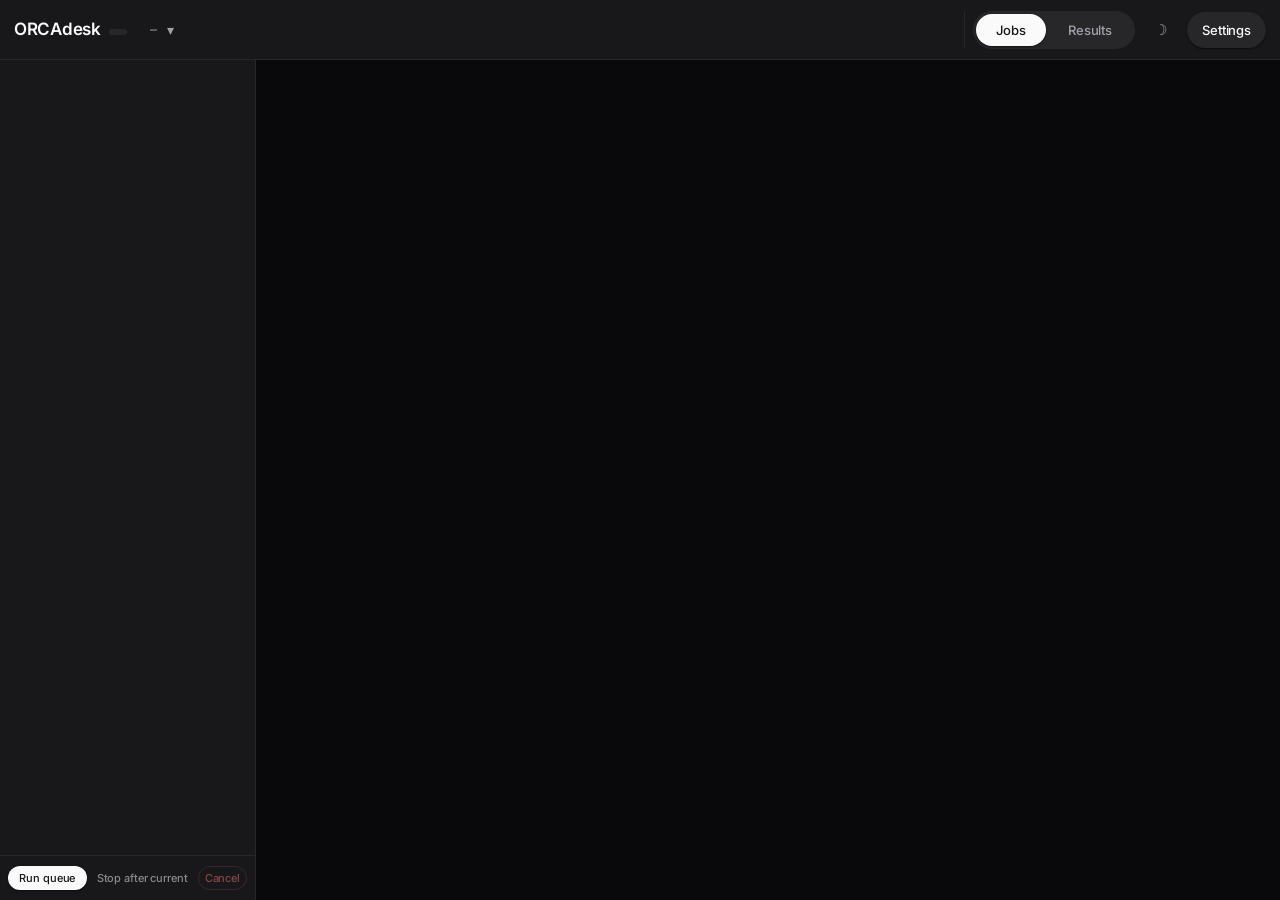
<file: web/next/index.html>
<!DOCTYPE html>
<html lang="en" data-theme="dark">
<head>
<meta charset="UTF-8">
<meta name="viewport" content="width=device-width, initial-scale=1.0">
<title>ORCAdesk</title>
<!-- The design pulls Inter and JetBrains Mono from Google Fonts; this is the
     offline copy of that link, and it has to come first -- see web/fonts/fonts.css. -->
<link rel="stylesheet" href="../fonts/fonts.css">
<script src="qrc:///qtwebchannel/qwebchannel.js"></script>
<link rel="stylesheet" href="app.css">
</head>
<body>
<!--
  ORCAdesk — notebook front-end, the desktop window's only UI.

  Written against the Bridge (orcamgr/gui/bridge.py). The only files it
  borrows from web/ are ../scf_graph.js and ../progress_panels.js, which are
  pure trackers and renderers with no DOM of their own, and the bundled
  ../fonts/ and ../vendor/ (3Dmol, loaded on first use by mvwin.js).

  Markup and stylesheet are the approved design, carried over as-is: the class
  vocabulary here IS the design's, so app.css applies to it verbatim and the
  two can be diffed element for element (tools/uispec.py / uidiff.py).
  See DESIGN.md §17.
-->
<div class="app" data-view="jobs">

  <header class="topbar">
    <div class="brand">
      <h1>ORCAdesk</h1>
      <span class="ver-badge" id="ver"></span>
    </div>

    <button class="studypick" id="ws-pick" type="button" title="Change the workspace folder">
      <span class="path" id="ws-path">—</span>
      <span aria-hidden="true" style="color:var(--muted-foreground)">▾</span>
    </button>

    <span class="sp"></span>
    <!-- display:contents so each pill is a flex item of the top bar itself:
         a wrapper would blockify them into one box and change their metrics -->
    <span id="pills" style="display:contents"></span>

    <div class="tools">
      <div class="seg viewseg" role="group" aria-label="View">
        <button type="button" data-view="jobs" aria-pressed="true">Jobs</button>
        <button type="button" data-view="results" aria-pressed="false">Results</button>
      </div>
      <button class="iconbtn" id="theme-toggle" type="button"
              aria-label="Toggle light and dark theme">☽</button>
      <button class="btn" id="open-settings" type="button">Settings</button>
    </div>
  </header>

  <!-- the queue, always on screen: what is running never leaves the window -->
  <aside class="rail">
    <div class="railscroll" id="rail"></div>
    <div class="railfoot">
      <div class="runrow">
        <!-- three, small: the strip only runs the queue. Clear all is the
             queue window's (DESIGN.md §17.2) -->
        <button class="btn btn-xs btn-primary" id="btn-run" type="button">Run queue</button>
        <button class="btn btn-xs btn-ghost" id="btn-stop" type="button" disabled>Stop after current</button>
        <button class="btn btn-xs btn-danger" id="btn-cancel" type="button" disabled>Cancel</button>
      </div>
    </div>
  </aside>

  <!-- one cell per calculation: its structure, its chart, its output -->
  <main class="stream" id="stream" aria-label="Calculations">
    <div class="streaminner" id="streaminner"></div>
  </main>

  <!-- the parsed result, as a report -->
  <div class="reswin" id="reswin" aria-label="Results"></div>
</div>

<!-- The queue window (?win=queue) draws this instead of .app: the queue
     editor, filled by qed.js. The sheet, modal, viewer and toasts below are
     shared by both windows. See DESIGN.md §17.6. -->
<div class="qed" id="qed" hidden></div>

<div class="scrim" id="scrim" hidden></div>
<aside class="sheet" id="settings" role="dialog" aria-modal="true" aria-label="Settings" hidden></aside>

<div class="modalscrim" id="modal-scrim" hidden></div>
<div class="modal" id="modal" role="dialog" aria-modal="true" hidden>
  <h2 id="modal-title">…</h2>
  <div id="modal-body"></div>
  <div class="modal-actions" id="modal-foot"></div>
</div>
<div class="modalscrim" id="mv-scrim" hidden></div>
<div class="mvwin" id="mvwin" role="dialog" aria-modal="true" aria-labelledby="mv-title" hidden>
  <div class="mvhead">
    <span class="t" id="mv-title">Structure viewer</span>
    <span class="sp"></span>
    <div class="seg" role="group" aria-label="Viewer mode">
      <button type="button" aria-pressed="true" data-mvmode="frames">Structures</button>
      <button type="button" aria-pressed="false" data-mvmode="volume">Orbitals &amp; maps</button>
    </div>
    <button class="iconbtn" type="button" id="mv-close" aria-label="Close the viewer">×</button>
  </div>
  <div class="mvstage" id="mv-stage">
    <!-- Two renderers, one stage: mol.js paints the frames (so drag, pick and
         measure are the same here as in every other stage), 3Dmol draws the
         isosurfaces into .mvgl and is loaded only when one is asked for.
         .mvgl is the app's ONE WebGL box: the Visual panel draws surfaces in
         place and borrows it by re-parenting, so it lives here but does not
         belong to this window. See volumeView in mvwin.js. -->
    <canvas class="molcv" id="mv-canvas" data-interactive="1"
      aria-label="Structure viewer. Drag to turn, Shift+drag to move, scroll to zoom; click
        an atom or bond for its numbers, right-drag between two atoms to measure; 1 to 4
        change the display type, H hides hydrogens, L labels the atoms, 0 resets."></canvas>
    <div class="mvgl" id="mv-gl" hidden></div>
    <div class="mvlegend" id="mv-legend"></div>
    <span class="vizcap" id="mv-cap"></span>
  </div>
  <div class="mvbar" id="mv-frames">
    <button class="btn btn-sm btn-ghost" type="button" id="mv-prev" aria-label="Previous frame">‹</button>
    <span class="mvcount" id="mv-count">—</span>
    <button class="btn btn-sm btn-ghost" type="button" id="mv-next" aria-label="Next frame">›</button>
    <span class="sp"></span>
    <button class="btn btn-sm" type="button" id="mv-fav" aria-pressed="false">☆ Favourite <kbd>F</kbd></button>
    <button class="btn btn-sm btn-ghost" type="button" id="mv-favonly" aria-pressed="false">Favourites only</button>
    <button class="btn btn-sm btn-ghost" type="button" id="mv-export">Export favourites…</button>
    <button class="btn btn-sm btn-ghost" type="button" id="mv-copyxyz">Copy .xyz</button>
    <button class="btn btn-sm btn-ghost" type="button" id="mv-display">Display</button>
  </div>
  <div class="mvbar" id="mv-volume" hidden>
    <label class="lb" for="mv-vol">Surface</label>
    <select id="mv-vol"><option>…</option></select>
    <label class="lb" for="mv-iso">Isovalue</label>
    <input id="mv-iso" class="mono" type="number" value="0.0500" step="0.005" min="0.0001" style="width:96px">
    <span class="sp"></span>
    <span class="mvramp" id="mv-ramp" aria-hidden="true" hidden></span>
    <span class="hint" id="mv-ramphint" style="margin:0" hidden>− &nbsp; 0 &nbsp; +</span>
    <button class="btn btn-sm" type="button" id="mv-plot">Plot</button>
  </div>
</div>

<div class="toastwrap" id="toastwrap" aria-live="polite"></div>

<!-- Borrowed as-is: pure convergence trackers and chart/step renderers, no DOM
     of their own. progress_panels.js assigns onto the SCFGraph namespace that
     scf_graph.js publishes, so it must load immediately after it. -->
<script src="../scf_graph.js"></script>
<script src="../progress_panels.js"></script>

<script src="mol.js"></script>
<script src="charts.js"></script>
<script src="boot.js"></script>
<script src="rail.js"></script>
<script src="build.js"></script>
<script src="stream.js"></script>
<script src="draw2d.js"></script>
<script src="viewer.js"></script>
<script src="mvwin.js"></script>
<script src="results.js"></script>
<script src="settings.js"></script>
<script src="qed.js"></script>
</body>
</html>
</file>
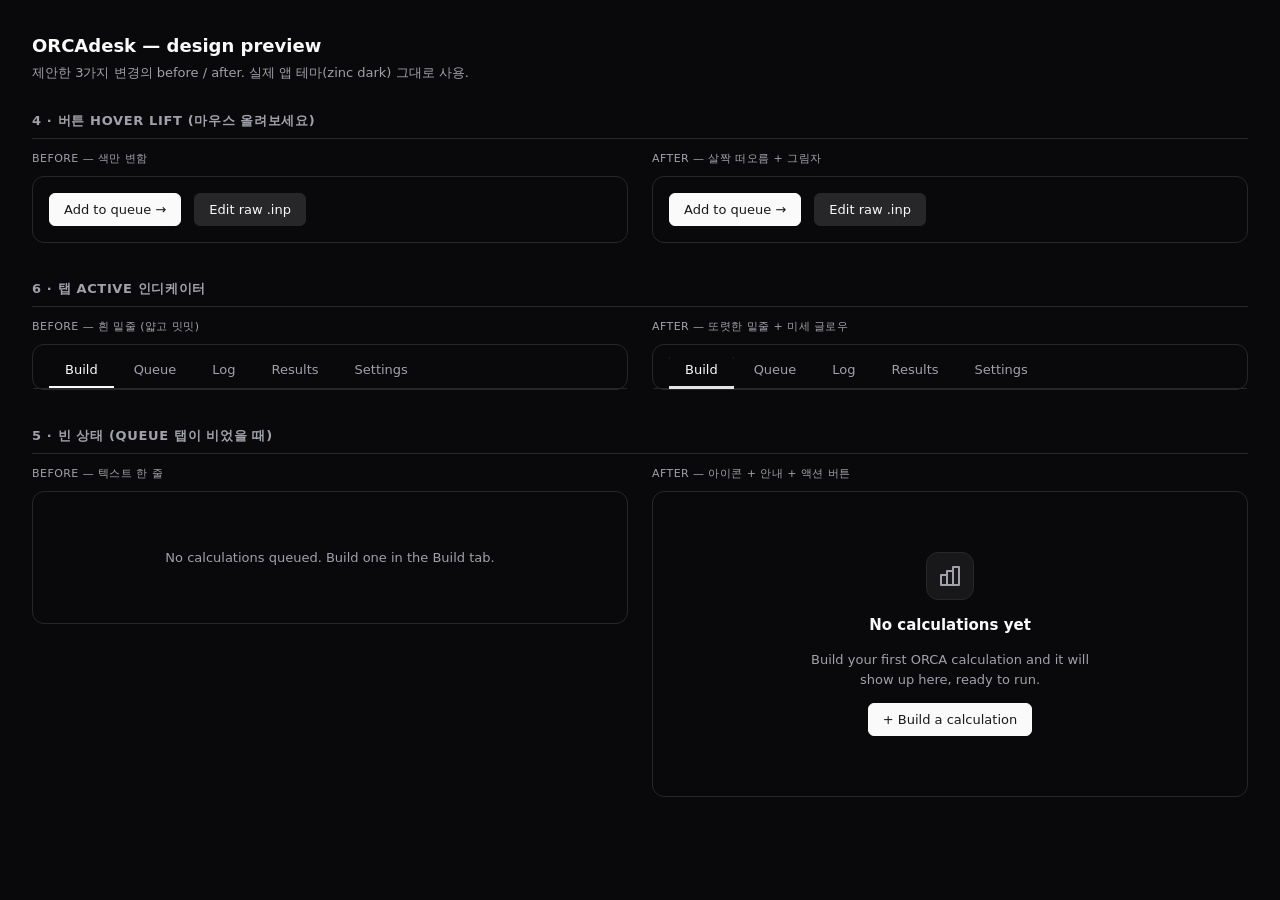
<file: design_preview.html>
<!DOCTYPE html>
<html lang="en">
<head>
<meta charset="utf-8">
<title>ORCAdesk — design preview</title>
<style>
  :root{
    --background:#09090b; --foreground:#fafafa; --card:#18181b; --border:#27272a;
    --input:#27272a; --muted:#18181b; --muted-foreground:#a1a1aa; --accent:#27272a;
    --primary:#fafafa; --primary-foreground:#18181b; --secondary:#27272a;
    --secondary-foreground:#fafafa; --err:#f87171; --ok:#4ade80; --warn:#fbbf24;
    --radius:8px; --radius-sm:6px; --radius-lg:12px;
    --font-sans: ui-sans-serif, system-ui, -apple-system, "Segoe UI", sans-serif;
    --ring:#d4d4d8;
  }
  *{box-sizing:border-box;}
  body{background:var(--background);color:var(--foreground);font-family:var(--font-sans);
    margin:0;padding:32px;line-height:1.5;}
  h1{font-size:18px;margin:0 0 4px;}
  .sub{color:var(--muted-foreground);font-size:13px;margin-bottom:28px;}
  .section{margin-bottom:36px;}
  .section > h2{font-size:13px;font-weight:600;color:var(--muted-foreground);
    text-transform:uppercase;letter-spacing:.05em;margin:0 0 12px;border-bottom:1px solid var(--border);padding-bottom:8px;}
  .row{display:flex;gap:24px;flex-wrap:wrap;align-items:flex-start;}
  .col{flex:1;min-width:280px;}
  .col .lbl{font-size:11px;color:var(--muted-foreground);margin-bottom:8px;text-transform:uppercase;letter-spacing:.04em;}
  .frame{background:var(--background);border:1px solid var(--border);border-radius:var(--radius-lg);padding:16px;}

  /* ---------- existing button ---------- */
  .btn{appearance:none;cursor:pointer;font-family:inherit;font-size:13px;font-weight:500;
    padding:8px 14px;border-radius:var(--radius-sm);border:1px solid var(--border);
    background:var(--secondary);color:var(--secondary-foreground);
    transition:background .12s,opacity .12s,border-color .12s;
    display:inline-flex;align-items:center;gap:6px;}
  .btn:hover{background:#3f3f46;}
  .btn-primary{background:var(--primary);color:var(--primary-foreground);border-color:var(--primary);}
  .btn-primary:hover{background:#e4e4e7;}

  /* ---------- NEW button: adds lift on hover ---------- */
  .btn.lift{transition:background .12s,opacity .12s,border-color .12s,transform .12s,box-shadow .12s;}
  .btn.lift:hover{background:#3f3f46;transform:translateY(-1px);box-shadow:0 4px 12px rgba(0,0,0,.35);}
  .btn-primary.lift:hover{background:#e4e4e7;transform:translateY(-1px);box-shadow:0 4px 12px rgba(0,0,0,.35);}

  /* ---------- tabs ---------- */
  .tabs{display:flex;gap:4px;padding:8px 16px 0;border-bottom:1px solid var(--border);margin-bottom:0;}
  .tab{appearance:none;border:none;cursor:pointer;background:transparent;color:var(--muted-foreground);
    font-family:inherit;font-size:13px;font-weight:500;padding:9px 16px;
    border-radius:var(--radius-sm) var(--radius-sm) 0 0;border-bottom:2px solid transparent;
    transition:color .12s,background .12s;}
  .tab:hover{color:var(--foreground);background:var(--accent);}
  /* OLD active: white underline */
  .tab.active-old{color:var(--foreground);border-bottom-color:var(--foreground);}
  /* NEW active: brighter, thicker accent underline + subtle glow */
  .tab.active-new{color:var(--foreground);border-bottom:2px solid #e4e4e7;
    box-shadow:0 1px 0 #e4e4e7;}

  /* ---------- empty state ---------- */
  .queue-empty-old{text-align:center;color:var(--muted-foreground);padding:40px;font-size:13px;}
  .queue-empty-new{display:flex;flex-direction:column;align-items:center;gap:14px;
    text-align:center;padding:44px 20px;}
  .queue-empty-new .ico{width:48px;height:48px;border-radius:var(--radius-lg);
    display:flex;align-items:center;justify-content:center;
    background:var(--card);border:1px solid var(--border);}
  .queue-empty-new .ico svg{width:24px;height:24px;stroke:var(--muted-foreground);}
  .queue-empty-new .t{font-size:15px;font-weight:600;color:var(--foreground);}
  .queue-empty-new .d{font-size:13px;color:var(--muted-foreground);max-width:280px;}
</style>
</head>
<body>
  <h1>ORCAdesk — design preview</h1>
  <div class="sub">제안한 3가지 변경의 before / after. 실제 앱 테마(zinc dark) 그대로 사용.</div>

  <!-- 4. Button lift -->
  <div class="section">
    <h2>4 · 버튼 hover lift (마우스 올려보세요)</h2>
    <div class="row">
      <div class="col">
        <div class="lbl">Before — 색만 변함</div>
        <div class="frame">
          <button class="btn btn-primary" style="margin-right:8px">Add to queue →</button>
          <button class="btn">Edit raw .inp</button>
        </div>
      </div>
      <div class="col">
        <div class="lbl">After — 살짝 떠오름 + 그림자</div>
        <div class="frame">
          <button class="btn btn-primary lift" style="margin-right:8px">Add to queue →</button>
          <button class="btn lift">Edit raw .inp</button>
        </div>
      </div>
    </div>
  </div>

  <!-- 6. Tab underline -->
  <div class="section">
    <h2>6 · 탭 active 인디케이터</h2>
    <div class="row">
      <div class="col">
        <div class="lbl">Before — 흰 밑줄 (얇고 밋밋)</div>
        <div class="frame" style="padding:0">
          <div class="tabs">
            <button class="tab active-old">Build</button>
            <button class="tab">Queue</button>
            <button class="tab">Log</button>
            <button class="tab">Results</button>
            <button class="tab">Settings</button>
          </div>
        </div>
      </div>
      <div class="col">
        <div class="lbl">After — 또렷한 밑줄 + 미세 글로우</div>
        <div class="frame" style="padding:0">
          <div class="tabs">
            <button class="tab active-new">Build</button>
            <button class="tab">Queue</button>
            <button class="tab">Log</button>
            <button class="tab">Results</button>
            <button class="tab">Settings</button>
          </div>
        </div>
      </div>
    </div>
  </div>

  <!-- 5. Empty state -->
  <div class="section">
    <h2>5 · 빈 상태 (Queue 탭이 비었을 때)</h2>
    <div class="row">
      <div class="col">
        <div class="lbl">Before — 텍스트 한 줄</div>
        <div class="frame">
          <div class="queue-empty-old">No calculations queued. Build one in the Build tab.</div>
        </div>
      </div>
      <div class="col">
        <div class="lbl">After — 아이콘 + 안내 + 액션 버튼</div>
        <div class="frame">
          <div class="queue-empty-new">
            <div class="ico">
              <svg viewBox="0 0 24 24" fill="none" stroke-width="2" stroke-linecap="round" stroke-linejoin="round">
                <path d="M9 11H3v10h6V11Z"/><path d="M21 3h-6v18h6V3Z"/><path d="M15 7H9v14h6V7Z"/>
              </svg>
            </div>
            <div class="t">No calculations yet</div>
            <div class="d">Build your first ORCA calculation and it will show up here, ready to run.</div>
            <button class="btn btn-primary lift">+ Build a calculation</button>
          </div>
        </div>
      </div>
    </div>
  </div>

</body>
</html>
</file>
<file: web/fonts/fonts.css>
/* ==========================================================================
   ORCAdesk — the design's two typefaces, carried locally.

   design/notebook-reference.html pulls Inter and JetBrains Mono from Google
   Fonts in its <head>; the artifact wrapper could.  The app cannot: it runs
   offline, against a user's own machine, and a CDN link would leave the whole
   UI in a substituted face whenever the network is down — which is what it
   did.  Unlinked, the stack in app.css fell through to system-ui (Segoe UI
   Variable Text) and ui-monospace (Consolas), so every 10-11px muted label in
   the queue rail — .qm, .qmsg, .badge, .rail-h — was drawn in a face with a
   smaller x-height than the one it was spaced for, and read a shade fainter
   and a shade emptier than the design.  Vendored for the same reason
   web/vendor/3Dmol-min.js is.

   Both families are VARIABLE: one file per subset covers every weight, so the
   design's 400/500/600/700 cost two files, not eight.  Latin and latin-ext
   only — neither family draws Hangul or CJK, which fall through to the system
   font exactly as before.

   font-display is BLOCK, not swap.  These files are local: the "wait" is a
   disk read, and a swap would flash the very substitution this file exists to
   remove.

   Licence: SIL Open Font License 1.1, both families.  See LICENSE.txt.
   ========================================================================== */

@font-face {
  font-family: 'Inter';
  font-style: normal;
  font-weight: 100 900;
  font-display: block;
  src: url('inter-latin.woff2') format('woff2');
  unicode-range: U+0000-00FF, U+0131, U+0152-0153, U+02BB-02BC, U+02C6, U+02DA, U+02DC, U+0304, U+0308, U+0329, U+2000-206F, U+20AC, U+2122, U+2191, U+2193, U+2212, U+2215, U+FEFF, U+FFFD;
}

@font-face {
  font-family: 'Inter';
  font-style: normal;
  font-weight: 100 900;
  font-display: block;
  src: url('inter-latin-ext.woff2') format('woff2');
  unicode-range: U+0100-02BA, U+02BD-02C5, U+02C7-02CC, U+02CE-02D7, U+02DD-02FF, U+0304, U+0308, U+0329, U+1D00-1DBF, U+1E00-1E9F, U+1EF2-1EFF, U+2020, U+20A0-20AB, U+20AD-20C0, U+2113, U+2C60-2C7F, U+A720-A7FF;
}

@font-face {
  font-family: 'JetBrains Mono';
  font-style: normal;
  font-weight: 100 800;
  font-display: block;
  src: url('jetbrains-mono-latin.woff2') format('woff2');
  unicode-range: U+0000-00FF, U+0131, U+0152-0153, U+02BB-02BC, U+02C6, U+02DA, U+02DC, U+0304, U+0308, U+0329, U+2000-206F, U+20AC, U+2122, U+2191, U+2193, U+2212, U+2215, U+FEFF, U+FFFD;
}

@font-face {
  font-family: 'JetBrains Mono';
  font-style: normal;
  font-weight: 100 800;
  font-display: block;
  src: url('jetbrains-mono-latin-ext.woff2') format('woff2');
  unicode-range: U+0100-02BA, U+02BD-02C5, U+02C7-02CC, U+02CE-02D7, U+02DD-02FF, U+0304, U+0308, U+0329, U+1D00-1DBF, U+1E00-1E9F, U+1EF2-1EFF, U+2020, U+20A0-20AB, U+20AD-20C0, U+2113, U+2C60-2C7F, U+A720-A7FF;
}
</file>
<file: web/next/app.css>
/* ==========================================================================
   ORCAdesk

   Main window   CHAIN rail · cell stream · console drawer
   Results       its own window, opened from the top bar or a cell
   Settings      a slide-over on the main window

   The console carries the raw ORCA log only.  Its graph view used to repeat
   the running cell's own convergence chart, and two drawings of one number
   is one too many.

   Charts are drawn at their container's real pixel size, so a line is 1.6px
   and an axis label 9px at every window width.

   Tokens, spacing, type roles and the state → color matrix are DESIGN.md
   §8-§12 verbatim.  Additions, all §8-shaped: --shadow-sm / --shadow-md
   (layered, filling the gap where --shadow-lg was referenced but never
   defined), --stage, --grid.
   ========================================================================== */

:root {
  --background:#09090b; --foreground:#fafafa;
  --card:#18181b; --popover:#18181b;
  --border:#27272a; --input:#27272a; --input-bg:#0e0e10; --code-bg:#050506;
  --muted-foreground:#a1a1aa; --accent:#27272a; --secondary:#27272a;
  --secondary-hover:#3f3f46;
  --primary:#fafafa; --primary-foreground:#18181b; --primary-hover:#e4e4e7;
  --ring:#d4d4d8; --ring-glow:rgba(212,212,216,.18);
  --ok:#4ade80; --warn:#fbbf24; --err:#f87171; --info:#a1a1aa;
  --orca:#71717a; --raw:#c084fc;
  --ok-tint:rgba(74,222,128,.15); --ok-tint-strong:rgba(74,222,128,.22);
  --warn-tint:rgba(251,191,36,.15); --warn-tint-bg:rgba(251,191,36,.08);
  --err-tint:rgba(248,113,113,.15); --err-tint-bg:rgba(248,113,113,.08);
  --err-tint-hover:rgba(248,113,113,.10); --err-outline:rgba(248,113,113,.3);
  --raw-tint:rgba(192,132,252,.15);
  --crit-de:#4cc9f0; --crit-rmsg:#52b788; --crit-maxg:#ffd166;
  --crit-rmss:#c08eff; --crit-maxs:#ff8fa3;
  --stage:#0e0e10; --grid:rgba(161,161,170,.15);
  --scrim:rgba(0,0,0,.62);
  --btn-sheen:rgba(255,255,255,.16);
  --radius:12px; --radius-sm:9px; --radius-lg:18px; --radius-pill:999px;
  --font-sans:-apple-system,BlinkMacSystemFont,"SF Pro Text","SF Pro Display",
    "Inter",system-ui,"Segoe UI",sans-serif;
  --font-mono:"SF Mono","JetBrains Mono",ui-monospace,Menlo,Consolas,monospace;
  --shadow-sm:0 1px 1px rgba(0,0,0,.24), 0 1px 3px rgba(0,0,0,.30);
  --shadow-md:0 12px 32px rgba(0,0,0,.42), 0 2px 8px rgba(0,0,0,.28);
  color-scheme:dark;
}
@media (prefers-color-scheme: light) {
  :root:not([data-theme="dark"]) {
    --background:#fffff0; --foreground:#09090b;
    --card:#f5f5dc; --popover:#fffff0;
    --border:#dad6b8; --input:#dad6b8; --input-bg:#fffff0; --code-bg:#f2efd8;
    --muted-foreground:#6f6d5c; --accent:#ece8ce; --secondary:#ece8ce;
    --secondary-hover:#e2dec0;
    --primary:#18181b; --primary-foreground:#fafafa; --primary-hover:#27272a;
    --ring:#18181b; --ring-glow:rgba(24,24,27,.14);
    --ok:#15803d; --warn:#b45309; --err:#dc2626; --info:#52525b;
    --orca:#52525b; --raw:#0f766e;
    --ok-tint:rgba(21,128,61,.15); --ok-tint-strong:rgba(21,128,61,.22);
    --warn-tint:rgba(180,83,9,.15); --warn-tint-bg:rgba(180,83,9,.08);
    --err-tint:rgba(220,38,38,.15); --err-tint-bg:rgba(220,38,38,.08);
    --err-tint-hover:rgba(220,38,38,.10); --err-outline:rgba(220,38,38,.3);
    --raw-tint:rgba(15,118,110,.15);
    --crit-de:#0e7490; --crit-rmsg:#15803d; --crit-maxg:#b45309;
    --crit-rmss:#7c3aed; --crit-maxs:#be123c;
    --stage:#e8e4c8; --grid:rgba(111,109,92,.2);
    --btn-sheen:rgba(255,255,255,.22);
    --shadow-sm:0 1px 1px rgba(24,24,27,.05), 0 1px 3px rgba(24,24,27,.07);
    --shadow-md:0 12px 32px rgba(24,24,27,.12), 0 2px 8px rgba(24,24,27,.07);
    --scrim:rgba(24,24,27,.5);
    color-scheme:light;
  }
}
:root[data-theme="light"] {
  --background:#fffff0; --foreground:#09090b;
  --card:#f5f5dc; --popover:#fffff0;
  --border:#dad6b8; --input:#dad6b8; --input-bg:#fffff0; --code-bg:#f2efd8;
  --muted-foreground:#6f6d5c; --accent:#ece8ce; --secondary:#ece8ce;
  --secondary-hover:#e2dec0;
  --primary:#18181b; --primary-foreground:#fafafa; --primary-hover:#27272a;
  --ring:#18181b; --ring-glow:rgba(24,24,27,.14);
  --ok:#15803d; --warn:#b45309; --err:#dc2626; --info:#52525b;
  --orca:#52525b; --raw:#0f766e;
  --ok-tint:rgba(21,128,61,.15); --ok-tint-strong:rgba(21,128,61,.22);
  --warn-tint:rgba(180,83,9,.15); --warn-tint-bg:rgba(180,83,9,.08);
  --err-tint:rgba(220,38,38,.15); --err-tint-bg:rgba(220,38,38,.08);
  --err-tint-hover:rgba(220,38,38,.10); --err-outline:rgba(220,38,38,.3);
  --raw-tint:rgba(15,118,110,.15);
  --crit-de:#0e7490; --crit-rmsg:#15803d; --crit-maxg:#b45309;
  --crit-rmss:#7c3aed; --crit-maxs:#be123c;
  --stage:#e8e4c8; --grid:rgba(111,109,92,.2);
  --btn-sheen:rgba(255,255,255,.22);
  --shadow-sm:0 1px 1px rgba(24,24,27,.05), 0 1px 3px rgba(24,24,27,.07);
  --shadow-md:0 12px 32px rgba(24,24,27,.12), 0 2px 8px rgba(24,24,27,.07);
  --scrim:rgba(24,24,27,.5);
  color-scheme:light;
}

*{box-sizing:border-box;}
html,body{height:100%;}
body{
  margin:0; background:var(--background); color:var(--foreground);
  font-family:var(--font-sans); font-size:14px; line-height:1.5;
  -webkit-font-smoothing:antialiased; overflow:hidden;
}
.mono{font-family:var(--font-mono);}
button,input,select,textarea{font-family:inherit; color:inherit;}
:where(button,input,select,textarea,a,summary,[tabindex]):focus-visible{
  outline:none; border-color:var(--ring);
  box-shadow:0 0 0 3.5px var(--ring-glow), 0 0 0 1px var(--ring);
}
[hidden]{display:none !important;}
@keyframes pulse{0%,100%{opacity:1}50%{opacity:.45}}
@keyframes rise{from{opacity:0; transform:translateY(6px);} to{opacity:1; transform:none;}}

/* ============================ shared controls ============================ */
/* capsule controls, a hairline edge and a top highlight — the macOS/iOS
   button, rather than a rounded rectangle */
.btn{
  display:inline-flex; align-items:center; justify-content:center; gap:6px;
  min-height:30px; background:var(--secondary);
  border:1px solid color-mix(in srgb, var(--border) 70%, transparent);
  font-size:13px; font-weight:500; letter-spacing:-.01em;
  padding:6px 16px; border-radius:var(--radius-pill);
  cursor:pointer; white-space:nowrap; box-shadow:var(--shadow-sm);
  transition:background .16s cubic-bezier(.32,.72,0,1),
             border-color .16s, color .16s, transform .12s cubic-bezier(.32,.72,0,1);
}
.btn:hover{background:var(--secondary-hover);}
.btn:active{transform:scale(.97);}
@media (prefers-reduced-motion: reduce){ .btn:active{transform:none;} }
.btn:disabled{opacity:.5; cursor:not-allowed;}
.btn:disabled:hover{background:var(--secondary);}
.btn-sm{font-size:12px; padding:5px 13px; min-height:26px;}
.btn-xs{font-size:11px; padding:4px 11px; min-height:24px;}
/* Results opens a second window, so the control says so */
.seg.viewseg button{font-size:13px; font-weight:500; padding:7px 20px; min-height:32px;}
/* the view you are looking at is inverted, so it reads at a glance rather than
   as a one-step-darker fill on an already dark bar */
.app[data-view="jobs"] .viewseg button[data-view="jobs"],
.app[data-view="results"] .viewseg button[data-view="results"]{
  background:var(--primary); color:var(--primary-foreground);
}
.app[data-view="jobs"] .viewseg button[data-view="jobs"]:hover,
.app[data-view="results"] .viewseg button[data-view="results"]:hover{
  background:var(--primary-hover);
}
.btn-primary{
  background:var(--primary); color:var(--primary-foreground);
  border-color:transparent;
  box-shadow:var(--shadow-sm), inset 0 1px 0 var(--btn-sheen);
}
.btn-primary:hover{background:var(--primary-hover);}
.btn-ghost{background:none; border-color:transparent; box-shadow:none;}
.btn-ghost:hover{background:var(--secondary);}
.btn-danger{color:var(--err); border-color:var(--err-outline); background:none; box-shadow:none;}
.btn-danger:hover{background:var(--err-tint-hover);}
.btn-group{display:flex; gap:8px; flex-wrap:wrap;}
/* these hold a glyph now, not a drawing: DESIGN.md §10 sizes × at 14px
   and the theme glyph at 15px */
.iconbtn{
  width:32px; height:32px; min-height:32px; padding:0; display:grid; place-items:center;
  font-size:15px; line-height:1;
  background:none; border:1px solid transparent; border-radius:var(--radius-pill);
  color:var(--muted-foreground); cursor:pointer;
  transition:background .16s, color .16s, transform .12s cubic-bezier(.32,.72,0,1);
}
.iconbtn:active{transform:scale(.94);}
@media (prefers-reduced-motion: reduce){ .iconbtn:active{transform:none;} }
.iconbtn:hover{background:var(--secondary); color:var(--foreground);}
/* the macOS segmented control: a recessed track with a raised capsule thumb */
.seg{
  display:inline-flex; align-items:center; flex:0 0 auto; gap:2px;
  background:var(--accent); border:1px solid color-mix(in srgb, var(--border) 60%, transparent);
  border-radius:var(--radius-pill); padding:2px; overflow:hidden;
}
.seg button{
  background:none; border:none; color:var(--muted-foreground);
  font-size:12px; font-weight:500; letter-spacing:-.01em;
  padding:5px 13px; min-height:26px; border-radius:var(--radius-pill);
  cursor:pointer; white-space:nowrap;
  transition:background .18s cubic-bezier(.32,.72,0,1), color .18s, box-shadow .18s;
}
.seg button:hover{color:var(--foreground);}
.seg button[aria-pressed="true"]{
  background:var(--card); color:var(--foreground); box-shadow:var(--shadow-sm);
}
.seg .sep{width:1px; align-self:stretch; background:var(--border); margin:0 4px;}
.badge{
  display:inline-block; font-size:10px; font-weight:600; letter-spacing:.03em;
  text-transform:uppercase; padding:2px 8px; border-radius:var(--radius-pill);
  background:var(--accent); color:var(--muted-foreground); white-space:nowrap;
}
.badge.running{background:var(--warn-tint); color:var(--warn);}
.badge.done{background:var(--ok-tint); color:var(--ok);}
.badge.failed{background:var(--err-tint); color:var(--err);}
.badge.raw{background:var(--raw-tint); color:var(--raw);}
.status-pill{
  display:inline-flex; align-items:center; gap:7px;
  font-size:12.5px; color:var(--muted-foreground); white-space:nowrap;
}
.status-pill .dot{width:8px; height:8px; border-radius:50%; flex:0 0 auto;
  background:var(--muted-foreground);}
.status-pill .dot.ok{background:var(--ok);}
.status-pill .dot.warn{background:var(--warn);}
@media (prefers-reduced-motion: no-preference){
  .status-pill .dot.warn{animation:pulse 1.4s ease-in-out infinite;}
}
.hint{font-size:12px; color:var(--muted-foreground); margin:8px 0 0;}
.divider{height:1px; background:var(--border); margin:16px 0;}

.field{display:flex; flex-direction:column; gap:6px; min-width:0;}
.field label{font-size:12px; font-weight:500; color:var(--muted-foreground);}
.field input,.field select,.field textarea{
  width:100%; background:var(--input-bg);
  border:1px solid color-mix(in srgb, var(--input) 85%, transparent);
  border-radius:var(--radius-sm); font-size:13px; padding:8px 12px; min-height:32px;
  transition:border-color .16s, box-shadow .16s;
}
.field-row{display:flex; gap:12px; flex-wrap:wrap; margin-bottom:12px;}
.field-row > .field{flex:1 1 160px;}
.field-row > .field.narrow{flex:0 0 104px;}
.field-row > .field.mid{flex:0 0 176px;}
.checkbox{display:inline-flex; align-items:center; gap:8px; font-size:13px;
  cursor:pointer; min-height:24px;}
.checkbox input{width:15px; height:15px; accent-color:var(--foreground); margin:0; cursor:pointer;}

/* charts — natural size, never stretched */
.chart{min-width:0;}
.chart svg{display:block; max-width:100%;}
.chart text{font-family:var(--font-mono);}
.serieskey{display:flex; gap:8px 18px; flex-wrap:wrap; margin-top:12px;
  padding-top:12px; border-top:1px solid var(--border);}
.sk{display:inline-flex; align-items:baseline; gap:7px; font-size:11px;}
.sk i{width:8px; height:8px; border-radius:50%; align-self:center; flex:0 0 auto;}
.sk .lb{color:var(--muted-foreground); letter-spacing:.02em;}
.sk .vl{font-family:var(--font-mono); font-variant-numeric:tabular-nums;}
.sk .vl.met{color:var(--ok);} .sk .vl.pend{color:var(--warn);}
.factline{
  display:flex; gap:8px 20px; flex-wrap:wrap; margin-top:14px;
  font-family:var(--font-mono); font-size:11px; color:var(--muted-foreground);
  font-variant-numeric:tabular-nums;
}
.factline b{color:var(--foreground); font-weight:500;}
.factline .ok{color:var(--ok);} .factline .warn{color:var(--warn);} .factline .err{color:var(--err);}

.qerror{
  display:flex; gap:10px; align-items:flex-start;
  border-radius:var(--radius-sm); padding:10px 12px; font-size:12px;
}
.qerror{background:var(--err-tint-bg); border:1px solid var(--err-tint); color:var(--err);}
.tw{overflow-x:auto; border:1px solid var(--border); border-radius:var(--radius-sm);}
table{width:100%; border-collapse:collapse; min-width:400px;}
th{
  text-align:left; font-size:10px; font-weight:600; letter-spacing:.04em;
  text-transform:uppercase; color:var(--muted-foreground); white-space:nowrap;
  padding:9px 14px; background:var(--card); border-bottom:1px solid var(--border);
}
td{
  padding:8px 14px; border-bottom:1px solid var(--border);
  font-family:var(--font-mono); font-size:12px; font-variant-numeric:tabular-nums;
  white-space:nowrap;
}
tbody tr:last-child td{border-bottom:none;}
td.lab{font-family:var(--font-sans); font-size:13px; white-space:normal;}
td.n{text-align:right;}
td .ok{color:var(--ok);} td .warn{color:var(--warn);} td .err{color:var(--err);}

/* ============================ main window ============================ */
.app{
  display:grid; height:100vh; height:100dvh;
  grid-template-columns:600px minmax(0,1fr);
  grid-template-rows:60px minmax(0,1fr);
  grid-template-areas:"top top" "rail stream";
}
.topbar{
  grid-area:top; display:flex; align-items:center; gap:16px; padding:0 20px;
  background:var(--card); border-bottom:1px solid var(--border);
}
.brand{display:flex; align-items:baseline; gap:8px; flex:0 0 auto;}
.brand h1{margin:0; font-size:17px; font-weight:600; letter-spacing:-.015em;}
.ver-badge{
  font-size:11px; font-weight:500; letter-spacing:.02em;
  color:var(--muted-foreground); background:var(--accent);
  padding:3px 9px; border-radius:var(--radius-pill);
}
.studypick{
  display:inline-flex; align-items:center; gap:10px; min-height:38px; min-width:0;
  background:none; border:1px solid transparent; border-radius:var(--radius-sm);
  font-size:14px; padding:7px 12px; cursor:pointer;
  transition:background .12s, border-color .12s;
}
.studypick:hover{background:var(--secondary);}
.studypick .path{font-family:var(--font-mono); font-size:12px; color:var(--muted-foreground);
  overflow:hidden; text-overflow:ellipsis; white-space:nowrap;}
.topbar .sp{flex:1 1 auto; min-width:8px;}
.topbar .tools{display:flex; align-items:center; gap:8px; flex:0 0 auto;
  padding-left:8px; margin-left:4px; border-left:1px solid var(--border);}
.topbar .tools .btn{min-height:36px; font-size:13px; padding:8px 14px;}
.topbar .tools .iconbtn{width:36px; height:36px;}

/* ---------------------------- rail ---------------------------- */
.rail{
  grid-area:rail; background:var(--card); border-right:1px solid var(--border);
  display:flex; flex-direction:column; min-height:0;
}
.railfoot{
  flex:0 0 auto; border-top:1px solid var(--border); padding:16px 20px;
  display:flex; flex-direction:column; gap:10px;
}
.railfoot .runrow{display:flex; gap:8px; align-items:stretch;}
.railfoot .runrow .btn{width:auto;}
.railfoot .runrow .btn-primary{flex:1.4;}
.railfoot .runrow .btn-ghost{flex:1;}
.railfoot .btn{width:100%;}
/* ============================ queue rail ============================
   The rail is the queue, so it has to be operable: reorder what has not
   started, drop what is not wanted, and see at a glance which run is
   holding everything else up.  Rows carry ↑ ↓ × as real buttons, and the
   queued group is also draggable — the buttons are the keyboard path, so
   the drag is an addition, never the only way. */
.railscroll{flex:1; min-height:0; overflow-y:auto; padding:16px 20px 20px;}
.rail-h{
  display:flex; align-items:center; gap:8px;
  font-size:10px; font-weight:700; letter-spacing:.04em; text-transform:uppercase;
  color:var(--muted-foreground); padding:2px 6px 10px;
}
.rail-h .sp{flex:1;}
.rail-h .n{font-family:var(--font-mono); font-size:10px; font-weight:400;
  letter-spacing:0; text-transform:none; opacity:.8;}

.qgroup{margin-bottom:14px;}
.qgroup:last-child{margin-bottom:0;}
.qgh{
  display:flex; align-items:center; gap:8px; padding:0 6px 6px;
  font-size:10px; font-weight:700; letter-spacing:.04em; text-transform:uppercase;
  color:var(--muted-foreground);
}
.qgh .sp{flex:1;}
.qgh .c{font-family:var(--font-mono); font-weight:400; letter-spacing:0; opacity:.75;}
.qgtoggle{
  display:inline-flex; align-items:center; gap:6px; min-height:24px;
  background:none; border:none; padding:0 2px; cursor:pointer; color:inherit;
  font:inherit; letter-spacing:.04em; text-transform:uppercase; font-weight:700;
  font-size:10px;
}
.qgtoggle:hover{color:var(--foreground);}
.qgtoggle .chev{font-family:var(--font-mono); font-size:9px; transition:transform .12s;}
@media (prefers-reduced-motion: reduce){ .qgtoggle .chev{transition:none;} }
.qgtoggle[aria-expanded="true"] .chev{transform:rotate(90deg);}
.qlist{display:flex; flex-direction:column; gap:3px;}

.qrow{
  display:grid; grid-template-columns:auto auto minmax(0,1fr) auto;
  align-items:center; gap:2px;
  border:1px solid transparent; border-radius:var(--radius-sm);
  transition:background .12s, border-color .12s;
}
.qrow:hover{background:var(--secondary);}
.qrow:focus-within{background:var(--secondary);}
.qrow[aria-current="true"]{background:var(--secondary); border-color:var(--border);}
.qrow.dragging{opacity:.45;}
.qrow.dropbefore{box-shadow:0 -2px 0 0 var(--ring) inset;}
.qrow.dropafter{box-shadow:0 2px 0 0 var(--ring) inset;}

.grip{
  width:14px; align-self:stretch; display:grid; place-items:center;
  color:var(--muted-foreground); opacity:0; cursor:grab;
  font-size:11px; line-height:1; user-select:none;
}
.qrow:hover .grip,.qrow:focus-within .grip{opacity:.6;}
.qrow.nogrip .grip{visibility:hidden; cursor:default;}

.qmain{
  display:grid; grid-template-columns:auto minmax(0,1fr); align-items:center; gap:9px;
  background:none; border:none; padding:7px 4px 7px 2px; min-height:38px;
  text-align:left; color:inherit; cursor:pointer; min-width:0;
  border-radius:var(--radius-sm);
}
.qmain .d{
  width:11px; height:11px; border-radius:50%; box-sizing:border-box;
  border:2px solid var(--muted-foreground); background:var(--card);
}
.qmain .d.done{background:var(--ok); border-color:var(--ok);}
.qmain .d.running{background:var(--warn); border-color:var(--warn);
  box-shadow:0 0 0 3px var(--warn-tint);}
@media (prefers-reduced-motion: no-preference){
  .qmain .d.running{animation:pulse 1.4s ease-in-out infinite;}
}
.qmain .d.failed{background:var(--err); border-color:var(--err);}
.qmain .d.raw{background:var(--raw); border-color:var(--raw);}
.qmain .d.blocked{background:var(--accent); border-color:var(--muted-foreground);}
.qtext{min-width:0; display:flex; flex-direction:column; gap:2px;}
.qhead{display:flex; align-items:center; gap:8px; min-width:0;}
.qn{font-size:13.5px; font-weight:600; color:var(--foreground); min-width:0;
  overflow:hidden; text-overflow:ellipsis; white-space:nowrap;}
/* backend tag — the mode a calculation runs in, one colour for all three */
.qtag{
  flex:0 0 auto; font-size:10px; font-weight:700; letter-spacing:.05em;
  text-transform:uppercase; padding:2px 7px; border-radius:var(--radius-pill);
  background:var(--raw-tint); color:var(--raw);
}
.qm{font-family:var(--font-mono); font-size:11px; color:var(--muted-foreground);
  overflow:hidden; text-overflow:ellipsis; white-space:nowrap; display:block;}
.qmsg{
  font-family:var(--font-mono); font-size:11px; color:var(--muted-foreground);
  opacity:.85; overflow:hidden; text-overflow:ellipsis; white-space:nowrap; display:block;
}
.qmsg.warn{color:var(--warn); opacity:1;}
.qmsg.err{color:var(--err); opacity:1;}
/* fixed slots: a badge, the reorder pair, the .inp button.  Without them the
   column packs from the right and every row's badge lands somewhere else. */
.qacts{
  display:grid; grid-template-columns:auto 54px 50px;
  align-items:center; gap:8px; padding-right:4px;
}
.qacts .badge{justify-self:end; min-width:72px; text-align:center;}
.qeditslot{display:flex; justify-content:flex-end;}
.qinpslot{display:flex; justify-content:flex-end;}
.qrow .qedit:disabled{opacity:.35;}
.qacts .badge{opacity:.9;}
/* the controls the old Queue tab put on each row: .inp, edit, duplicate,
   folder, remove.  They live under the row rather than to the right of it,
   so a long calculation name never squeezes them out. */
.qdet{
  grid-column:1/-1; display:flex; gap:6px; flex-wrap:wrap;
  padding:2px 8px 10px 44px;
}
.qdet .btn{flex:0 0 auto;}
.qexp{
  width:18px; align-self:stretch; display:grid; place-items:center;
  background:none; border:none; padding:0; cursor:pointer;
  color:var(--muted-foreground); font-family:var(--font-mono); font-size:9px;
  transition:color .12s;
}
.qexp:hover{color:var(--foreground);}
.qexp .chev{display:block; transition:transform .12s;}
@media (prefers-reduced-motion: reduce){ .qexp .chev{transition:none;} }
.qexp[aria-expanded="true"] .chev{transform:rotate(90deg);}
.qbar{
  grid-column:1/-1; height:3px; margin:0 6px 6px; border-radius:var(--radius-pill);
  background:var(--accent); overflow:hidden;
}
.qbar>span{display:block; height:100%; background:var(--warn); border-radius:var(--radius-pill);}

.railres{
  margin-top:8px; padding:14px 2px 0; border-top:1px solid var(--border);
  display:grid; grid-template-columns:minmax(0,1fr) minmax(0,1fr);
  gap:8px 24px; align-items:center;
}
.railres .meter{display:flex; flex-direction:column; gap:6px; min-width:0;}
.railres .wide{grid-column:1/-1;}
.res-line{
  display:flex; align-items:baseline; justify-content:space-between; gap:10px;
  font-family:var(--font-mono); font-size:11px; color:var(--muted-foreground);
  font-variant-numeric:tabular-nums;
}
.res-line span:last-child{white-space:nowrap;}
.res-bar{height:4px; border-radius:var(--radius-pill); background:var(--accent); overflow:hidden;}
.res-bar>span{display:block; height:100%; background:var(--warn); border-radius:var(--radius-pill);}

/* ============================ stage tracker ============================
   A frequency or TD-DFT run is a sequence of named stages, not a converging
   trace — so those cells show the stages instead of a chart in the first
   column.  DESIGN.md §10 already reserves the type roles for it. */
.stages{display:flex; flex-direction:column; min-width:0;}
.stagestitle{
  font-size:11px; font-weight:700; letter-spacing:.12em; text-transform:uppercase;
  color:var(--muted-foreground); margin-bottom:12px;
}
.stagerow{position:relative; display:grid; grid-template-columns:auto minmax(0,1fr);
  gap:10px; padding-bottom:14px;}
.stagerow:last-child{padding-bottom:0;}
.stagerow::before{
  content:""; position:absolute; left:5px; top:16px; bottom:0;
  width:2px; background:var(--border);
}
.stagerow:last-child::before{display:none;}
.stagerow.done::before{background:var(--ok-tint-strong);}
.sdot{
  width:12px; height:12px; border-radius:50%; box-sizing:border-box; margin-top:2px;
  border:2px solid var(--muted-foreground); background:var(--background); z-index:1;
}
.stagerow.done .sdot{background:var(--ok); border-color:var(--ok);}
.stagerow.cur .sdot{background:var(--ok); border-color:var(--ok);
  box-shadow:0 0 0 4px var(--ok-tint);}
@media (prefers-reduced-motion: no-preference){
  .stagerow.cur .sdot{animation:pulse 1.4s ease-in-out infinite;}
}
.stagerow.failed .sdot{background:var(--err); border-color:var(--err);}
.stagerow.failed::before{background:var(--err-tint);}
.stext{min-width:0;}
.sl{font-size:13px; font-weight:600; display:block;}
.stagerow.pending .sl{color:var(--muted-foreground); font-weight:500;}
.sd{font-family:var(--font-mono); font-size:11px; color:var(--muted-foreground);
  display:block; margin-top:2px;}
.stagerow.failed .sd{color:var(--err);}

/* ============================ about card ============================ */
.about{display:grid; grid-template-columns:minmax(0,140px) minmax(0,1fr);
  gap:10px 20px; align-items:baseline;}
.about dt{font-size:13px; color:var(--muted-foreground);}
.about dd{margin:0; font-family:var(--font-mono); font-size:13px;
  overflow-wrap:anywhere;}
.about dd a{color:inherit;}

/* ---------------------------- stream ---------------------------- */
.stream{grid-area:stream; overflow-y:auto; min-width:0; scroll-behavior:smooth;}
.streaminner{padding:16px 20px 40px; display:flex; flex-direction:column; gap:14px;}
.cell{
  background:var(--card); border:1px solid var(--border);
  border-radius:var(--radius); overflow:hidden;
}
.cell.live{border-color:var(--warn);}
.cell.dead{border-color:var(--err-outline);}
.cell.sel{box-shadow:0 0 0 1px var(--ring) inset;}
.cell.editing{border-color:var(--ring); box-shadow:0 0 0 1px var(--ring) inset;}
.editbar{
  display:flex; align-items:center; gap:12px; flex-wrap:wrap;
  background:var(--accent); border-bottom:1px solid var(--border);
  padding:9px 18px; font-size:12px; color:var(--muted-foreground);
}
.editbar b{color:var(--foreground); font-weight:600;}
.editbar .sp{flex:1;}
.cellhead{
  display:flex; align-items:center; gap:12px; padding:9px 18px;
}
.nmwrap{display:flex; align-items:center; gap:10px; min-width:0; flex:1 1 auto;}
.cellhead .idx{
  font-family:var(--font-mono); font-size:11px; color:var(--muted-foreground);
  width:28px; text-align:right; font-variant-numeric:tabular-nums; flex:0 0 auto;
}
.cellhead .nm{font-size:14px; font-weight:600; min-width:0;
  overflow:hidden; text-overflow:ellipsis; white-space:nowrap; flex:0 1 auto;}
.cellhead .acts{display:flex; align-items:center; gap:8px; flex:0 0 auto;}
.cellbody{border-top:1px solid var(--border); background:var(--background); padding:18px;}
/* structure | graph | log — the wide row split in two, with the log beside
   the graph it belongs to instead of in a drawer under everything */
.celgrid{display:grid; gap:18px; align-items:stretch;
  grid-template-columns:minmax(0,1.5fr) minmax(0,1fr);}
.celgrid.has-thumb{grid-template-columns:220px minmax(0,1.5fr) minmax(0,1fr);}
.celgrid.has-stages{grid-template-columns:236px minmax(0,1.5fr) minmax(0,1fr);}
.firstcol{display:flex; flex-direction:column; gap:16px; min-width:0;}
.pane{display:flex; flex-direction:column; min-width:0;}
.panehead{display:flex; align-items:center; gap:10px; flex-wrap:wrap;
  margin-bottom:10px; min-height:28px;}
.panehead .t{font-size:13px; font-weight:600; letter-spacing:-.01em;}
.panehead .sp{flex:1;}
.panehead .meta{font-family:var(--font-mono); font-size:11px;
  color:var(--muted-foreground); font-variant-numeric:tabular-nums;}
.logbox{
  flex:1; min-height:270px; max-height:425px; overflow:auto;
  background:var(--code-bg); border:1px solid var(--border);
  border-radius:var(--radius-sm); padding:10px 12px;
  font-family:var(--font-mono); font-size:11.5px; line-height:1.6;
}
.logbox div{white-space:pre; }
.l-info{color:var(--info);} .l-ok{color:var(--ok);} .l-warn{color:var(--warn);}
.l-err{color:var(--err);} .l-orca{color:var(--orca);}
.thumb{
  background:var(--stage); border:1px solid var(--border);
  border-radius:var(--radius-sm); position:relative; overflow:hidden; min-height:270px;
}
.thumb canvas{display:block; width:100%; height:100%;}
.thumb .cap{position:absolute; left:10px; bottom:8px;
  font-family:var(--font-mono); font-size:10px; color:var(--muted-foreground);}
/* the small button that sits on a 3D stage — one rule, wherever the stage is */
.act{
  min-height:28px; padding:5px 13px; font-size:11px; font-weight:500;
  background:color-mix(in srgb, var(--card) 82%, transparent);
  border:1px solid color-mix(in srgb, var(--border) 70%, transparent);
  border-radius:var(--radius-pill); color:var(--muted-foreground);
  cursor:pointer; box-shadow:var(--shadow-sm);
  -webkit-backdrop-filter:saturate(180%) blur(12px);
  backdrop-filter:saturate(180%) blur(12px);
  transition:color .16s, background .16s;
}
.act:hover{color:var(--foreground); background:var(--secondary);}
.thumb .act{position:absolute; right:8px; top:8px;}
.progrow{display:flex; align-items:center; gap:12px; margin-top:16px;}
.prog{flex:1; height:6px; border-radius:var(--radius-pill); background:var(--accent); overflow:hidden;}
.prog>span{display:block; height:100%; background:var(--ok); border-radius:var(--radius-pill); transition:width .3s;}
.progrow .pv{font-family:var(--font-mono); font-size:12px; font-variant-numeric:tabular-nums;}
.eta{font-family:var(--font-mono); font-size:11px; color:var(--muted-foreground);
  font-style:italic; opacity:.85; margin:6px 0 0;}

/* ---------------------------- input / actions pane ----------------------------
   The log column ran far wider than an 80-column ORCA line needs, so the spare
   width carries the per-calculation controls the old Queue tab held: the .inp
   itself, edit, duplicate, open folder, remove.  ORCA-only, exactly as before —
   an MLIP or CREST calculation produces no ORCA input, so those cells show the
   command or job spec that WAS handed to their backend instead of a fabricated
   preview. */
/* .inppane only marks the column for the narrow-window rule; the box itself
   is a .pane and takes its layout from there. */

/* ---------------------------- NEB endpoints ---------------------------- */
.nebrow{display:grid; grid-template-columns:minmax(0,1fr) minmax(0,1fr); gap:16px;}
.nebslot{
  border:1px solid var(--border); border-radius:var(--radius-sm);
  background:var(--background); padding:12px 14px;
}
.nebslot .lb{
  font-size:10px; font-weight:700; letter-spacing:.04em; text-transform:uppercase;
  color:var(--muted-foreground);
}
.nebslot .fn{font-family:var(--font-mono); font-size:12px; margin-top:6px;
  overflow:hidden; text-overflow:ellipsis; white-space:nowrap;}

/* ---------------------------- 3D viewer ----------------------------
   The stage itself is 3Dmol in the real app; what lives here is the frame
   walker, the favourites the walker feeds, and the surface controls. */
.mvwin{
  position:fixed; z-index:81; left:50%; top:50%; transform:translate(-50%,-50%);
  width:min(1040px,calc(100% - 48px)); height:min(760px,calc(100% - 48px));
  background:var(--popover); border:1px solid var(--border);
  border-radius:var(--radius-lg); box-shadow:var(--shadow-md);
  display:grid; grid-template-rows:auto minmax(0,1fr) auto;
}
@media (prefers-reduced-motion: no-preference){ .mvwin{animation:rise .15s ease;} }
.mvhead{
  display:flex; align-items:center; gap:12px; padding:12px 12px 12px 18px;
  border-bottom:1px solid var(--border);
}
.mvhead .t{font-size:14px; font-weight:600;}
.mvhead .sp{flex:1;}
.mvstage{position:relative; background:var(--stage); min-height:0; overflow:hidden;}
.mvstage canvas{display:block; width:100%; height:100%;}
.mvlegend{
  position:absolute; right:14px; top:12px; display:flex; gap:10px;
  font-family:var(--font-mono); font-size:10px; color:var(--muted-foreground);
}
.mvlegend span{display:inline-flex; align-items:center; gap:5px;}
.mvlegend i{width:8px; height:8px; border-radius:50%;}
.mvbar{
  display:flex; align-items:center; gap:10px; flex-wrap:wrap;
  padding:12px 18px; border-top:1px solid var(--border);
}
.mvbar .sp{flex:1;}
.mvbar .lb{font-size:12px; color:var(--muted-foreground);}
.mvbar select{
  background:var(--input-bg); border:1px solid var(--input); border-radius:var(--radius-sm);
  font-size:13px; padding:7px 10px; min-height:32px;
}
.mvbar input[type="number"]{
  background:var(--input-bg); border:1px solid var(--input); border-radius:var(--radius-sm);
  font-size:13px; padding:7px 10px; min-height:32px;
}
.mvcount{font-family:var(--font-mono); font-size:12px; font-variant-numeric:tabular-nums;}
.mvbar kbd{
  font-family:var(--font-mono); font-size:10px; border:1px solid var(--border);
  border-radius:4px; padding:1px 4px; color:var(--muted-foreground);
}
/* red - white - blue is how every ESP figure is read (DESIGN.md §8) */
.mvramp{
  width:110px; height:10px; border-radius:var(--radius-pill); border:1px solid var(--border);
  background:linear-gradient(90deg,#f2555a,#f5f5f5,#4f86f7);
}
#mv-fav[aria-pressed="true"]{background:var(--warn-tint); color:var(--warn); border-color:transparent;}
#mv-favonly[aria-pressed="true"]{background:var(--secondary); color:var(--foreground);}

/* ---------------------------- toast ---------------------------- */
.toastwrap{
  position:fixed; left:50%; bottom:24px; transform:translateX(-50%);
  z-index:70; display:flex; flex-direction:column; gap:8px; align-items:center;
  pointer-events:none;
}
.toast{
  background:var(--popover); border:1px solid var(--border);
  border-radius:var(--radius-pill); padding:9px 18px; font-size:13px;
  box-shadow:var(--shadow-md); pointer-events:auto;
}
@media (prefers-reduced-motion: no-preference){
  .toast{animation:rise .2s ease;}
}
.toast.err{border-color:var(--err-outline); color:var(--err);}
.toast.ok{border-color:var(--ok-tint); color:var(--ok);}
.toast.warn{border-color:var(--warn); color:var(--warn);}

/* ---------------------------- confirm modal ---------------------------- */
.modalscrim{position:fixed; inset:0; background:var(--scrim); z-index:80;}
.modal{
  position:fixed; z-index:81; left:50%; top:50%; transform:translate(-50%,-50%);
  width:min(460px,calc(100% - 32px));
  background:var(--popover); border:1px solid var(--border);
  border-radius:var(--radius-lg); padding:20px; box-shadow:var(--shadow-md);
}
@media (prefers-reduced-motion: no-preference){ .modal{animation:rise .15s ease;} }
.modal h2{margin:0 0 8px; font-size:15px; font-weight:600;}
.modal p{margin:0 0 18px; font-size:13px; color:var(--muted-foreground);}
.modal-code{
  margin:0 0 18px; max-height:52vh; overflow:auto;
  background:var(--code-bg); border:1px solid var(--border);
  border-radius:var(--radius-sm); padding:12px 14px;
  font-family:var(--font-mono); font-size:12px; line-height:1.7;
  color:var(--orca); white-space:pre;
}
.modal.wide{width:min(720px,calc(100% - 32px));}
.modal .names{
  font-family:var(--font-mono); font-size:12px; color:var(--foreground);
  background:var(--code-bg); border-radius:var(--radius-sm);
  padding:10px 12px; margin:0 0 18px;
}
/* a long list is capped (NB.nameList): its "… and N more" line */
.modal .names .names-more{color:var(--muted-foreground);}
.modal-actions{display:flex; gap:8px; justify-content:flex-end;}

/* ---------------------------- stub cell ---------------------------- */
.cell.stub{background:none; border-style:dashed;}
.stubbody{padding:0 18px 18px 58px;}
.backendrow{display:flex; align-items:center; gap:12px; flex-wrap:wrap; margin-bottom:16px;}
.grouplabel{font-size:12px; font-weight:500; color:var(--muted-foreground); margin-bottom:10px;}
/* specificity: .field textarea is (0,1,1) and was overriding a bare
   .raw-editor (0,1,0), so the editor collapsed to the 34px control height.
   Qualify it so the rule that means it wins. */
.field textarea.raw-editor{
  min-height:340px; font-family:var(--font-mono); font-size:12.5px;
  line-height:1.7; background:var(--code-bg); resize:vertical; padding:12px 14px;
}
.snips{display:flex; gap:8px; flex-wrap:wrap; align-items:center; margin-bottom:10px;}
.basis-row{display:flex; gap:8px; align-items:flex-end;}
.rm{
  min-height:34px; min-width:34px; padding:4px 8px;
  background:none; border:1px solid color-mix(in srgb, var(--border) 70%, transparent);
  color:var(--err); border-radius:var(--radius-pill);
  cursor:pointer; font-size:14px; line-height:1; transition:background .16s;
}
.rm:hover{background:var(--err-tint-hover);}
.finding{display:flex; gap:8px; align-items:flex-start;
  font-size:12px; border-radius:var(--radius-sm); padding:9px 11px;}
.finding.err{background:var(--err-tint-bg); color:var(--err);}
.finding.warn{background:var(--warn-tint-bg); color:var(--warn);}

/* ============================ results window ============================ */
.reswin{
  grid-area:stream; background:var(--background); min-width:0; min-height:0;
  display:none; grid-template-rows:auto minmax(0,1fr);
}
.app[data-view="results"] .stream{display:none;}
.app[data-view="results"] .reswin{display:grid;}
.restool{
  display:flex; align-items:center; gap:10px; flex-wrap:wrap;
  padding:12px 16px; border-bottom:1px solid var(--border); background:var(--card);
}
.restool label.lb{font-size:12px; color:var(--muted-foreground); flex:0 0 auto;}
.restool select{
  background:var(--input-bg); border:1px solid var(--input); border-radius:var(--radius-sm);
  font-size:13px; padding:7px 10px; min-height:32px; min-width:200px;
}
.restitle{font-size:15px; font-weight:600; letter-spacing:-.01em;}
.restool .sp{flex:1; min-width:8px;}
/* an outside file states where it is rather than implying membership (D2) */
.resprov{
  display:flex; align-items:center; gap:10px; flex-wrap:wrap;
  padding:9px 16px; background:var(--raw-tint);
  font-size:11px; color:var(--raw); border-bottom:1px solid var(--border);
}
.resprov .p{font-family:var(--font-mono); min-width:0;
  overflow:hidden; text-overflow:ellipsis; white-space:nowrap;}
.resprov .sp{flex:1;}

.resmain{display:grid; grid-template-columns:minmax(0,1fr); min-height:0;}
/* the outline rides over the content instead of taking the left column,
   which belongs to the calculation list in both views */
.secchips{
  position:sticky; top:0; z-index:5; display:flex; gap:6px; flex-wrap:wrap;
  padding:0 0 16px; background:var(--background);
}
.secchips button{
  background:none; border:1px solid color-mix(in srgb, var(--border) 70%, transparent);
  border-radius:var(--radius-pill);
  color:var(--muted-foreground); font-size:12px; font-weight:500;
  padding:5px 14px; min-height:28px; cursor:pointer; white-space:nowrap;
  transition:color .16s, border-color .16s, background .16s;
}
.secchips button:hover{color:var(--foreground);}
.secchips button[aria-current="true"]{
  background:var(--secondary); border-color:var(--border); color:var(--foreground); font-weight:600;
}
.secchips button.absent{opacity:.45;}
.outbar{
  display:flex; align-items:center; gap:10px; flex-wrap:wrap;
  padding:12px 16px; border-bottom:1px solid var(--border); background:var(--card);
}
.outbar .lb{font-size:12px; color:var(--muted-foreground);}
.outbar .sp{flex:1;}
.outbar input[type="search"]{
  background:var(--input-bg); border:1px solid var(--input); border-radius:var(--radius-sm);
  font-size:13px; padding:6px 10px; min-height:30px; min-width:200px;
}
/* the input on the left, the file it produced on the right: the output is the
   thing every other section is read out of, so it takes two thirds */
/* the viewer: what to draw along the bottom, which one down the left, the
   molecule in what is left */
.vizpanel{
  display:grid; height:720px;
  grid-template-columns:minmax(0,1fr) minmax(0,3fr);
  grid-template-rows:minmax(0,1fr) auto;
  grid-template-areas:"list stage" "types types";
  border:1px solid var(--border); border-radius:var(--radius); overflow:hidden;
}
.vizlist{
  grid-area:list; min-height:0; background:var(--card);
  border-right:1px solid var(--border); overflow-y:auto; padding:8px;
}
.vizitem{
  display:flex; align-items:baseline; gap:8px; width:100%; text-align:left;
  background:none; border:none; border-radius:var(--radius-sm);
  padding:6px 8px; min-height:30px; cursor:pointer; color:var(--muted-foreground);
  font-size:12px; transition:background .12s, color .12s;
}
.vizitem:hover{background:var(--secondary); color:var(--foreground);}
.vizitem[aria-selected="true"]{
  background:var(--accent); color:var(--foreground); font-weight:600;
  box-shadow:inset 2px 0 0 0 var(--ring);
}
.vizitem .v{margin-left:auto; font-family:var(--font-mono); font-size:11px; opacity:.8;}
.vizempty{padding:10px 8px; font-size:12px; color:var(--muted-foreground);}
.vizstage{grid-area:stage; position:relative; background:var(--stage); overflow:hidden;}
.vizstage canvas{display:block; width:100%; height:100%;}
.vizcap{
  position:absolute; left:12px; bottom:10px;
  font-family:var(--font-mono); font-size:10px; color:var(--muted-foreground);
}
.viztypes{
  grid-area:types; display:grid; gap:8px; padding:10px; align-items:start;
  grid-template-columns:repeat(auto-fit,minmax(120px,1fr));
  background:var(--card); border-top:1px solid var(--border);
}
.viztype{
  display:flex; flex-direction:column; align-items:flex-start; gap:2px;
  background:var(--background); border:1px solid var(--border);
  border-radius:var(--radius-sm); padding:8px 10px; cursor:pointer; min-width:0;
  transition:border-color .12s, background .12s;
}
.viztype:hover{border-color:var(--muted-foreground);}
.viztype[aria-pressed="true"]{background:var(--secondary); border-color:var(--ring);}
.viztype .n{font-size:12px; font-weight:600;}
.viztype .d{font-family:var(--font-mono); font-size:10px; color:var(--muted-foreground);
  overflow:hidden; text-overflow:ellipsis; white-space:nowrap; max-width:100%;}
@media (max-width:1500px){ .vizpanel{height:640px;} }

/* the stage fills whatever the row settles on, so this card and the viewer
   beside it end level instead of one trailing empty ground */
.viewstage{
  position:relative; flex:1; min-height:520px; overflow:hidden;
  background:var(--stage); border:1px solid var(--border); border-radius:var(--radius);
}
.viewstage canvas{display:block; width:100%; height:100%;}
.stageacts{position:absolute; right:10px; top:10px; display:flex; flex-direction:column; gap:6px;
  align-items:flex-end;}

.viewlegend{
  position:absolute; right:12px; bottom:10px; display:flex; gap:10px;
  font-family:var(--font-mono); font-size:10px; color:var(--muted-foreground);
}
.viewlegend span{display:inline-flex; align-items:center; gap:5px;}
.viewlegend i{width:8px; height:8px; border-radius:50%;}
/* a click on an atom or a bond puts its numbers here — the charges and bond
   orders that used to need a table of their own */
.pickinfo{
  position:absolute; left:12px; top:12px; min-width:210px; max-width:260px;
  background:var(--popover); border:1px solid var(--border);
  border-radius:var(--radius-sm); box-shadow:var(--shadow-md); padding:11px 13px;
}
.pickinfo .pt{font-size:13px; font-weight:600; margin-bottom:8px; padding-right:18px;}
.pickinfo .pr{
  display:flex; justify-content:space-between; gap:14px; align-items:baseline;
  font-size:11px; color:var(--muted-foreground); padding:3px 0;
}
.pickinfo .pr b{
  font-family:var(--font-mono); font-weight:500; color:var(--foreground);
  font-variant-numeric:tabular-nums;
}
.pickinfo .pclose{
  position:absolute; right:5px; top:5px; width:24px; height:24px; padding:0;
  background:none; border:none; border-radius:var(--radius-sm);
  color:var(--muted-foreground); cursor:pointer; font-size:14px; line-height:1;
}
.pickinfo .pclose:hover{background:var(--secondary); color:var(--foreground);}
/* the Display menu -- an addition to the reference (DESIGN.md §17.4k):
   Avogadro's display types in a popover, because a stage in a reading column
   has no room for a panel. Under its button in a stage's .stageacts; floating
   over the bottom-right of the pop-out viewer's stage, whose button is in the
   bar below it. */
.dispmenu{
  display:flex; flex-direction:column; align-items:stretch; gap:8px;
  background:var(--popover); border:1px solid var(--border);
  border-radius:var(--radius-sm); box-shadow:var(--shadow-md);
  padding:11px 13px; max-width:340px; text-align:left;
}
.mvstage > .dispmenu{position:absolute; right:14px; bottom:12px; z-index:3;}
.dispmenu .dmh{
  display:flex; align-items:center; gap:8px;
  font-size:10px; font-weight:700; letter-spacing:.04em; text-transform:uppercase;
  color:var(--muted-foreground);
}
.dispmenu .seg{align-self:flex-start;}
.dispmenu .seg button{padding:4px 10px; font-size:11.5px;}
.dispmenu .dmrow{display:flex; align-items:center; gap:8px; font-size:12px; cursor:pointer;}
.dispmenu .dmrow input{width:15px; height:15px; accent-color:var(--foreground); margin:0;}
.dispmenu .dmrow[aria-disabled="true"]{opacity:.55; cursor:default;}
.dispmenu .dmnote{margin:-3px 0 0; font-size:11px; line-height:1.45; color:var(--muted-foreground);}
.dispmenu .dmfoot{display:flex; gap:8px; margin-top:2px;}
.dispmenu kbd{
  margin-left:auto; font-family:var(--font-mono); font-size:10px; font-weight:400;
  letter-spacing:0; text-transform:none; border:1px solid var(--border);
  border-radius:4px; padding:1px 4px; color:var(--muted-foreground);
}
.dispmenu .dmfoot kbd{margin-left:6px;}
.outbar .t{font-size:12px; font-weight:600; letter-spacing:.03em; text-transform:uppercase;
  color:var(--muted-foreground);}
.rawout,.rawin{
  height:min(62vh,720px); overflow:auto; background:var(--code-bg);
  padding:14px 16px; font-family:var(--font-mono); font-size:12px; line-height:1.65;
}
.rawin{color:var(--foreground); white-space:pre;}
.rawout div{white-space:pre; min-height:1.65em;}

.rescontent{overflow-y:auto; min-width:0; padding:20px 24px 64px; scroll-behavior:smooth;}
.resinner{
  display:grid; gap:18px; align-content:start;
  grid-template-columns:repeat(12,minmax(0,1fr));
}
.secblock{grid-column:span 6;}
.secblock.wide{grid-column:span 12;}
.secblock.third{grid-column:span 4;}
.secblock.twothirds{grid-column:span 8;}
.secblock.viewer{grid-column:span 5; display:flex; flex-direction:column;}
.secblock.vizhalf{grid-column:span 7;}
@media (max-width:1500px){
  .secblock,.secblock.third,.secblock.twothirds,.secblock.viewer,
  .secblock.vizhalf{grid-column:span 12;}
}
.secblock{display:block; min-width:0; scroll-margin-top:18px;}

.sech{display:flex; align-items:baseline; gap:12px; flex-wrap:wrap; margin:0 0 4px;}
.sech h2{margin:0; font-size:15px; font-weight:600; letter-spacing:-.01em; text-wrap:balance;}
.sech .sp{flex:1;}
.sech .meta{font-family:var(--font-mono); font-size:11px; color:var(--muted-foreground);}
.secdesc{font-size:12px; color:var(--muted-foreground); margin:0 0 18px; max-width:74ch;}
.plate{
  background:var(--card); border:1px solid var(--border);
  border-radius:var(--radius); padding:18px; margin-bottom:16px;
}
.plate:last-child{margin-bottom:0;}
.summaryhead{display:flex; align-items:center; gap:10px; flex-wrap:wrap; margin-bottom:2px;}
.summaryhead .nm{font-size:20px; font-weight:600; letter-spacing:-.02em;}

/* ============================ settings slide-over ============================ */
.scrim{position:fixed; inset:0; background:var(--scrim); z-index:60;}
.sheet{
  position:fixed; top:0; right:0; bottom:0; width:min(560px,100%); z-index:61;
  background:var(--background); border-left:1px solid var(--border);
  box-shadow:var(--shadow-md); display:flex; flex-direction:column;
}
@media (prefers-reduced-motion: no-preference){ .sheet{animation:rise .15s ease;} }
.sheethead{flex:0 0 auto; display:flex; align-items:center; gap:12px;
  padding:16px 20px; border-bottom:1px solid var(--border);}
.sheethead h2{margin:0; font-size:15px; font-weight:600;}
.sheethead .sp{flex:1;}
.sheetbody{flex:1; min-height:0; overflow-y:auto; padding:20px;
  display:flex; flex-direction:column; gap:16px;}
.scard{background:var(--card); border:1px solid var(--border);
  border-radius:var(--radius); padding:18px;}
.scard-title{font-size:13px; font-weight:600; letter-spacing:-.01em;}
.scard-desc{font-size:12px; color:var(--muted-foreground); margin:4px 0 14px;}
.kvline{display:flex; justify-content:space-between; gap:12px; align-items:center;
  padding:8px 0; border-bottom:1px solid var(--border); font-size:13px;}
.kvline:last-child{border-bottom:none;}
.kvline .v{font-family:var(--font-mono); font-size:12px; color:var(--muted-foreground);
  overflow:hidden; text-overflow:ellipsis; white-space:nowrap;}
.envrow{display:flex; align-items:center; gap:12px;
  background:var(--background); border:1px solid var(--border);
  border-radius:var(--radius-sm); padding:12px 14px; margin-bottom:8px;}
.envrow .n{font-size:13px; font-weight:600;}
.envrow .d{font-family:var(--font-mono); font-size:12px; color:var(--muted-foreground);}
.envrow .sp{flex:1;}
/* same collision class as the .inp editor: .field input (0,1,1) was giving the
   range control a text-input background, border and 34px min-height */
.field input.slider{
  width:100%; accent-color:var(--foreground);
  background:none; border:none; padding:0; min-height:24px;
}

@media (max-width:1320px){
  .celgrid,.celgrid.has-thumb,.celgrid.has-stages{grid-template-columns:minmax(0,1fr);}
  .celgrid.has-thumb .thumb{min-height:200px;}
  .resinner{grid-template-columns:minmax(0,1fr);}
}

/* A finding can also be good news. The reference has .finding.err and
   .finding.warn because its mock never passes a check; the NEB endpoint
   comparison has a third answer — "these two agree" — and saying that in grey
   next to two coloured states reads as "not checked yet". The tint follows the
   pair above it. */
:root{ --ok-tint-bg:rgba(74,222,128,.08); }
:root:not([data-theme="light"]){ --ok-tint-bg:rgba(74,222,128,.08); }
@media (prefers-color-scheme: light){
  :root:not([data-theme="dark"]){ --ok-tint-bg:rgba(21,128,61,.08); }
}
:root[data-theme="light"]{ --ok-tint-bg:rgba(21,128,61,.08); }
.finding.ok{background:var(--ok-tint-bg); color:var(--ok);}

/* ---------------------------- viewer additions ----------------------------
   The reference's .mvstage draws with the mock's own painter, so it holds a
   .molcv and nothing else. The real window needs a box for a 3Dmol GLViewer
   beside it: both fill the stage, and only one is ever visible. */
.mvgl{position:absolute; inset:0;}
.mvgl canvas{border-radius:0;}

/* Isosurface colours. The reference states the ESP ramp as literal hexes on
   .mvramp and never names the orbital lobes (its stage is a mock). These are
   those same three plus the lobe pair, as tokens, so the ramp swatch and the
   surface it explains are drawn from ONE definition and cannot disagree. */
:root{
  --orb-pos:#4f86f7; --orb-neg:#f2555a; --orb-dens:#5eead4;
  --esp-neg:#f2555a; --esp-mid:#f5f5f5; --esp-pos:#4f86f7;
}

/* ---------------------------- builder corrections ----------------------------
   Deviations from design/notebook-reference.html, asked for after using it.
   Kept together and named so the reference diff (tools/uidiff.py) has one place
   to account for rather than edits scattered through the sheet. */

/* The stub cell IS the control: the whole head is the target, so the button
   that used to sit beside the text is gone. It is a <button>, so it needs the
   element defaults stripped before .cellhead's flex layout applies. */
.stubhead{
  width:100%; background:none; border:none; padding:9px 18px;
  font:inherit; color:inherit; text-align:left; cursor:pointer;
  border-radius:var(--radius);
}
.stubhead:hover{background:var(--secondary);}
.stubhead .nm{font-size:14px; font-weight:600;}

/* the mode toggle was flush against the edit bar above it */
.cell.editing .stubbody{padding-top:16px;}

/* Close is a x, and it is the one thing in the bar you can press */
/* the design's .iconbtn size, kept: a second icon-button size in one window is
   a difference the reader has to account for and nothing gains by it */
.editbar .ebclose{font-size:17px; color:var(--foreground); border-color:var(--border);}
.editbar .ebclose:hover{background:var(--err-tint-hover); color:var(--err); border-color:var(--err-outline);}

/* ---------------------------- chart value readout ----------------------------
   The reference's spectrum is a picture of one; a real one is 150 bands whose
   exact wavenumber is the reason to look. The table that used to carry those
   numbers is gone — it was the chart transcribed, and it buried every section
   below it — so the number lives on the band. A band is 1.6px wide, which no
   hit-target rule can save, so the target is the whole plot and the nearest
   band wins; ←/→ step the same cursor, so nothing here is hover-only. */
.chart{position:relative;}
.chart svg[data-hover]{cursor:crosshair; touch-action:none;}
.chart svg[data-hover]:focus-visible{outline:2px solid var(--ring); outline-offset:2px;}
/* the bands are drawn through: the plot takes the pointer, not 150 lines */
.chart .stk, .chart .pt{pointer-events:none;}
.chart .stk.on{stroke-width:2.6;}
.chart .pt.on{r:5;}
.chart .chi{stroke:var(--muted-foreground); stroke-width:1; opacity:0; pointer-events:none;}
.chtip{
  position:absolute; z-index:2; pointer-events:none;
  padding:4px 8px; border:1px solid var(--border); border-radius:var(--radius-sm);
  background:var(--popover); color:var(--foreground);
  font:12px/1.35 var(--font-mono); font-variant-numeric:tabular-nums;
  white-space:nowrap;
  box-shadow:0 1px 2px rgba(0,0,0,.28), 0 6px 16px rgba(0,0,0,.22);
}

/* ---------------------------- sticky outline ----------------------------
   A sticky top:0 sticks to the SCROLLPORT's padding edge, so .rescontent's
   20px of top padding was a band the chips could never cover: scrolled
   content rode through it and a table header sat above the outline, legible
   and half cut off. The 20px moves onto the bar itself — the scrollport's
   top padding goes to 0 and .secchips carries it, over its own background.
   Nothing moves at rest; the gap simply stops existing while scrolling.
   uidiff reads this as two paddingTop differences and is told why. */
.rescontent{padding-top:0;}
.secchips{padding-top:20px;}

/* ---------------------------- the whole manifold ----------------------------
   The orbital list used to hold ten frontier orbitals, whose energies are one
   or two digits. It holds every orbital now, and a core one is -520.12 eV —
   four characters wider, which wrapped the value under its own label and made
   every third row two lines tall. The value keeps its line and the name gives
   way, because a truncated "HOMO-12" is still findable and a number split
   across two lines is not a number. */
.vizitem > span:first-child{min-width:0; overflow:hidden; text-overflow:ellipsis;
  white-space:nowrap;}
.vizitem .v{white-space:nowrap; flex:0 0 auto;}


/* ---------------------------- the stage owns its height ----------------------------
   A .molcv sizes its own bitmap from its own box every frame
   (mol.js render(): canvas.width = box.width * dpr), and the reference gives it
   width:100%/height:100% IN FLOW. Those two facts are a feedback loop wherever
   the percentage cannot resolve -- .viewstage is flex:1 inside a column whose
   height comes from the grid row, which is measured FROM ITS CONTENT, so the
   canvas falls back to its intrinsic size, which is the bitmap the last frame
   set. At devicePixelRatio 1 the two coincide and nothing moves; at 1.25 each
   frame multiplies the height by 1.25 and the Structure stage grows away from
   the Visual panel beside it, one resize at a time. Chromium says so out loud:
   "ResizeObserver loop completed with undelivered notifications".

   Out of flow, the bitmap can no longer be its own input: the box is the
   stage's, always, and the two stages in one row end level at any DPR. Every
   stage that holds one is already position:relative. Scoped to .molcv so the
   3Dmol canvas inside .mvgl keeps its own arrangement. */
.thumb canvas.molcv,
.mvstage canvas.molcv,
.vizstage canvas.molcv,
.viewstage canvas.molcv{position:absolute; inset:0;}


/* ---------------------------- isovalue, range, grid ----------------------------
   The reference's Visual panel has no controls, because its surface is a
   picture of one and a picture needs no isovalue. A real one does: an isovalue
   is what an isosurface IS, and the grid is what it cost. Both lived in the
   pop-out window while that window was the only thing able to draw a volume;
   now that the panel draws it, leaving them there would mean picking a surface
   in one place and going somewhere else to say how to draw it.

   They go UNDER the list, in the column that already answers "which one" -- so
   the stage keeps its full width, and a kind with a single instance (an ESP map
   is one map) fills a column that would otherwise be empty. The list scrolls;
   the controls do not.

   .vizside is a bare column: the card and the right border stay on .vizlist,
   exactly as the reference sets them, and .vizctl repeats them for its own
   strip. Lifting them onto the wrapper would have looked identical and read as
   a difference -- the landmark check names .vizlist, and .vizlist would no
   longer have been the thing carrying the card. */
.vizside{grid-area:list; min-height:0; display:flex; flex-direction:column;}
.vizside > .vizlist{grid-area:auto; flex:1 1 auto;}
.vizctl{
  flex:0 0 auto; display:flex; flex-direction:column; gap:8px;
  padding:10px; background:var(--card);
  border-top:1px solid var(--border); border-right:1px solid var(--border);
}
.vizctl .field{gap:4px;}
.vizctl .field label{
  font-size:10px; font-weight:700; letter-spacing:.04em; text-transform:uppercase;
}
.vizctl .field input,.vizctl .field select{font-size:12px; padding:5px 8px; min-height:28px;}
.vizctl .hint{margin:0;}


/* ---------------------------- the whole output ----------------------------
   The reference's output pane holds a short file in full. A real .out runs to
   hundreds of MB, so the pane draws only the lines on screen (results.js,
   "output"): .rawsize is a spacer as tall as the WHOLE file and .rawwin the
   lines actually drawn, placed where they belong inside it. The scrollbar is
   therefore the file's, and it is the pane's main control -- so it is drawn
   on purpose rather than left to the platform's thin auto-hiding default, and
   its gutter is kept so the text does not shift when it appears.

   Find marks its matches with the Custom Highlight API: every match amber,
   the current one solid, the way a browser's own find bar does. */
.rawout[data-r="out"]{
  scrollbar-width:auto; scrollbar-gutter:stable;
  scrollbar-color:color-mix(in srgb, var(--muted-foreground) 55%, transparent) transparent;
}
.rawsize{position:relative;}
.rawwin{position:absolute; left:0; min-width:100%;}
::highlight(outfind){background-color:var(--warn-tint); color:var(--foreground);}
::highlight(outfind-cur){background-color:var(--warn); color:var(--primary-foreground);}
.outbar [data-r="fcount"]{font-variant-numeric:tabular-nums;}

/* ---------------------------- a narrow window ----------------------------
   The reference is drawn at 1680 with a 600px rail and folded the rail away
   entirely below 1320 -- so a window dragged narrower lost the queue, the run
   controls and the opened files with it. The rail is the picker for both
   views (§17.0e); it narrows instead of leaving. Below 760 there is no room
   for two columns, so it goes on top, capped, and scrolls inside itself, and
   the top bar wraps onto a second line. */
@media (max-width:1320px){
  .app{grid-template-columns:clamp(360px, 40vw, 520px) minmax(0,1fr);}
  .railscroll{padding:14px 12px 16px;}
  .railfoot{padding:12px;}
  .railfoot .runrow{flex-wrap:wrap;}
  .railfoot .runrow .btn{flex:1 1 auto;}
  .railfoot .runrow .btn-primary{flex:1 1 100%;}
  .qacts{gap:4px;}
  .qacts .badge{min-width:0;}
  .topbar{gap:10px; padding:0 14px;}
}
@media (max-width:760px){
  .app{grid-template-columns:minmax(0,1fr);
    grid-template-rows:auto auto minmax(0,1fr);
    grid-template-areas:"top" "rail" "stream";}
  .rail{max-height:38vh; border-right:none; border-bottom:1px solid var(--border);}
  /* the top bar wraps rather than pushing Settings off the edge */
  .topbar{flex-wrap:wrap; row-gap:6px; padding:10px 14px; min-height:60px;}
  .topbar .tools{margin-left:auto;}
}

/* ---------------------------- backend pills ----------------------------
   The reference shows one pill per backend in use. Here all three are always
   there -- ORCA, MLIP, CREST -- so "not set up" reads as such rather than as
   absent, and a broken MLIP environment gets the error dot. On a narrow top
   bar the state word folds away (still read by a screen reader and in the
   tooltip); the name and the dot stay. */
.status-pill .dot.err{background:var(--err);}
@media (max-width:1320px){
  .status-pill .st{position:absolute; width:1px; height:1px; overflow:hidden;
    clip:rect(0 0 0 0); white-space:nowrap;}
  .topbar .studypick{flex:0 1 auto;}
}

/* ---------------------------- the builder's structure stage ----------------------------
   An addition to the reference (DESIGN.md §17.4l). The reference's builder
   puts a still thumbnail of the loaded file beside the structure check; this
   one puts a live stage under the COORDINATES, because that is the text it
   draws, redrawn as it is typed -- and because it is where geometry
   constraints are picked: a drag across atoms names a bond, an angle or a
   dihedral, which four 0-based indices typed from memory get wrong. The canvas is out of flow, as on every stage (§17.4f) --
   and sized 100% as well, because inset:0 alone does not stretch a canvas:
   an absolutely placed REPLACED element keeps its intrinsic 300x150. */
.geomtext{margin-bottom:10px;}
.geomtext textarea{min-height:200px; resize:vertical;
  font-family:var(--font-mono); font-size:12px; line-height:1.6;}
/* A row of its own, the form's full width, directly above Constraints. The
   scale of a drawing is fitted to the stage's SHORTER side (mol.js), so the
   height is what sets the molecule's size: 60% of the window, within 416-676. */
.geomstage{position:relative; height:clamp(416px, 60vh, 676px); margin-bottom:10px; overflow:hidden;
  background:var(--stage); border:1px solid var(--border); border-radius:var(--radius-sm);}
.cell.editing .editbar{border-radius:var(--radius) var(--radius) 0 0;}
.geomstage canvas.molcv{position:absolute; inset:0; display:block; width:100%; height:100%;}
.geomempty{position:absolute; inset:0; display:flex; align-items:center; justify-content:center;
  margin:0; font-size:12px; color:var(--muted-foreground); pointer-events:none;}
/* one row per constraint: what it is, its atoms, what it measures now, and
   the target it is driven to (empty = held where it starts) */
.conslist{display:flex; flex-direction:column; gap:6px; margin-bottom:10px;}
.conslist:empty{display:none;}
.consrow{display:grid; grid-template-columns:72px minmax(0,1fr) 96px 136px 62px 34px;
  align-items:center; gap:10px; padding:4px 4px 4px 12px; font-size:12px;
  background:var(--card); border:1px solid var(--border); border-radius:var(--radius-sm);}
.consrow:hover,.consrow:focus-within{border-color:var(--ring);}
.consrow .ck{color:var(--muted-foreground); font-weight:500;}
.consrow .ca,.consrow .cv{font-family:var(--font-mono); font-variant-numeric:tabular-nums;
  overflow:hidden; text-overflow:ellipsis; white-space:nowrap;}
.consrow .cv{color:var(--muted-foreground);}
.consrow .ap{padding:4px 10px; min-height:28px; font-size:11.5px;}
.consrow.bad{border-color:var(--err-tint); background:var(--err-tint-bg);}
.consrow.bad .cv{color:var(--err);}
.consrow .ct{display:flex; align-items:center; gap:6px; color:var(--muted-foreground);}
.consrow .ct input,.consadd input{
  width:100%; min-width:0; background:var(--input-bg);
  border:1px solid color-mix(in srgb, var(--input) 85%, transparent);
  border-radius:var(--radius-sm); font-size:12px; padding:5px 8px; min-height:28px;}
.consadd{display:flex; gap:8px; align-items:center; max-width:320px;}

/* ---------------------------- following the output ----------------------------
   An addition to the reference (DESIGN.md §17.4n). A running cell's output pane
   follows the end only while the reader is AT the end; scrolled up, it holds
   still, and "↓ Latest" -- the reference's own label, there a ghost button in
   the pane head -- appears on the pane instead, where the reading is, saying
   how much has arrived. It is the stage pill (.act), on the box's bottom-right
   corner -- stream.js measures that corner and the box's scrollbars into its
   right/bottom, so these are only the fallback. stream.js keeps the reader's
   line in place itself when lines leave the top of the tail window, so the
   browser's own scroll anchoring is off: two mechanisms choosing an anchor by
   different rules would fight over the same scrollTop. */
.pane.out{position:relative;}
.pane.out > .act{position:absolute; right:8px; bottom:8px;}
.pane.out .logbox{overflow-anchor:none;}

/* ---------------------------- said once ----------------------------
   An addition to the reference. A column label repeated on every row of the
   same group is the same words twice: the reaction profile's species rows
   label Coefficient / Calculation on the FIRST row of a stage only. The later
   rows keep their labels for a screen reader (.vh), out of sight. */
.vh{position:absolute; width:1px; height:1px; overflow:hidden;
  clip:rect(0 0 0 0); white-space:nowrap;}

/* ---------------------------- push along a mode ----------------------------
   An addition to the reference (DESIGN.md §17.4p): under the builder's
   coordinates, once a .hess is loaded. The slider and its number are one
   control - the slider for feel, the number for an exact distance. */
.modepush{margin-top:12px;}
.modepush .grouplabel .hint{margin:0 0 0 8px; font-weight:400;}
.mprange{display:flex; align-items:center; gap:10px;}
.mprange input[type="range"]{flex:1; min-width:0; accent-color:var(--foreground);}
.mprange input[type="number"]{width:84px;}


/* ---------------------------- a mode, moving ----------------------------
   An addition to the reference (DESIGN.md §17.4q). A band picked on the
   vibrational spectrum moves on the Structure stage, and the bar above that
   stage is its whole control - which mode, play / pause, how far it swings,
   and the way back to the still structure. It sits above the stage rather
   than on it: the stage's corners already hold the atom readout, the Display
   pills, the axis marker and the legend. The imaginary modes get buttons
   under the spectrum, and the band that is moving stays marked. */
.modejump{display:flex; flex-wrap:wrap; align-items:center; gap:6px; margin-top:12px;}
.modejump .hint{margin:0 4px 0 0;}
.modejump .btn{font-family:var(--font-mono); font-variant-numeric:tabular-nums;}
.modejump .btn[aria-pressed="true"]{background:var(--secondary); color:var(--foreground);}
.chart .stk.sel{stroke-width:2.6;}
.modeplay{
  margin:0 0 10px; padding:6px 8px 8px; background:var(--card);
  border:1px solid var(--border); border-radius:var(--radius);
}
.modeplay[hidden]{display:none;}
.modeplay .mprow{display:flex; align-items:center; gap:6px; flex-wrap:wrap;}
.modeplay .mpt{font-family:var(--font-mono); font-size:12px; font-variant-numeric:tabular-nums;}
.modeplay .imag{color:var(--err); font-weight:600;}
.modeplay .sp{flex:1;}
.mpamp{display:flex; align-items:center; gap:6px; font-size:11px; color:var(--muted-foreground);}
.mpamp input{width:96px; accent-color:var(--foreground);}
.mpamp output{min-width:44px; font-family:var(--font-mono); font-size:11px;
  font-variant-numeric:tabular-nums; color:var(--foreground);}
.modeplay .mpnote{margin:4px 2px 0; font-size:11px;}

/* ---------------------------- one stage, not two ----------------------------
   A departure from the reference (DESIGN.md §17.4c). The reference sets a
   Structure section (.secblock.viewer, 5 columns) beside the Visual one
   (.vizhalf, 7), each with its own stage -- two pictures of one molecule side
   by side. The parsed structure is the Visual panel's first tile instead, so
   the panel is alone on its row and takes all of it. tools/uidiff.py lists the
   two landmarks this removes under REMOVED. */
.secblock.vizhalf.solo{grid-column:span 12;}

/* ---------------------------- the other backends' forms ----------------------------
   An addition to the reference (DESIGN.md §17.4s). The reference draws an MLIP
   and a CREST pane under its backend control but locks neither and has no
   advanced section. A backend that is set up but not ready opens LOCKED -- at
   the one opacity DESIGN.md gives a locked section, with the reason above it
   in a .finding (D41); CREST's MD/MTD numbers and toggles fold into a closed
   "Advanced", because a conformer search
   needs none of them to run and nine fields read as nine decisions. */
.bkform.locked{opacity:.45; pointer-events:none;}
.advsec > summary{cursor:pointer; width:max-content; margin-bottom:12px;
  font-size:12px; font-weight:500; color:var(--muted-foreground);
  border-radius:var(--radius-sm);}
.advsec > summary:hover{color:var(--foreground);}

/* ---------------------------- constrain | scan ----------------------------
   An addition to the reference (DESIGN.md §17.4r): the constraint panel's
   heading carries the switch for what a pick on the stage defines -- a held
   coordinate, or the one a relaxed surface scan walks. Scan is greyed out,
   with its reason in the title, on a kind ORCA does not scan in. The scan's
   row is a constraint row with start / end / steps where the target and
   Apply were, and the step those imply on a second line under them. */
.conshead{display:flex; align-items:center; justify-content:space-between;
  gap:16px; margin-bottom:10px;}
.conshead .grouplabel{margin:0;}
.conshead .seg button:disabled{opacity:.45; cursor:not-allowed;}
.consrow.scanrow{grid-template-columns:96px minmax(0,1fr) 84px auto 34px; row-gap:2px;
  padding-top:6px; padding-bottom:6px;}
.scanrow .sr{display:flex; align-items:center; gap:12px;}
.scanrow .sr .ct input{width:72px;}
.scanrow .ss{grid-column:2 / -1; color:var(--muted-foreground); font-size:11.5px;
  font-variant-numeric:tabular-nums;}

/* ---------------------------- the pop-out fills the window ----------------------------
   The reference caps it at 1040 x 760, drawn for a laptop. On a large monitor
   that left a third of the window as scrim around the one view whose whole job
   is to be big. (uidiff.py PER_LANDMARK_SKIP.) */
.mvwin{width:calc(100% - 48px); height:calc(100% - 48px);}

/* ---------------------------- the scan surface ----------------------------
   An addition to the reference (DESIGN.md §17.4r): a 2-D relaxed surface scan
   is drawn as its grid, each point's AREA its energy. The highest point is red
   and the lowest blue -- named in the key under the plot as well, and the
   largest and smallest mark besides, so the colour is never the only cue.
   Their own tokens, not --err/--ok: those are states, and a scan's highest
   point is not an error. The rest are the neutral ink, half strength, so
   the two ends are what stands out. */
:root{ --surf-hi:#f2555a; --surf-lo:#4f86f7; }
@media (prefers-color-scheme: light){
  :root:not([data-theme="dark"]){ --surf-hi:#dc2626; --surf-lo:#2563eb; }
}
:root[data-theme="light"]{ --surf-hi:#dc2626; --surf-lo:#2563eb; }
.chart svg[data-grid]{cursor:default;}
.sp{fill:var(--muted-foreground); fill-opacity:.55;
  stroke:var(--card); stroke-width:1.5; paint-order:stroke;}
.sp.hi{fill:var(--surf-hi); fill-opacity:1;}
.sp.lo{fill:var(--surf-lo); fill-opacity:1;}
.spring{fill:none; stroke:var(--surf-lo); stroke-width:1.5; pointer-events:none;}
.chart .sp{pointer-events:none;}
.chart .sp.on{stroke:var(--foreground); stroke-width:2;}
.surfkey{display:flex; flex-wrap:wrap; gap:6px 18px; margin-top:10px;
  font-size:12px; color:var(--muted-foreground); font-variant-numeric:tabular-nums;}
.surfkey span{display:inline-flex; align-items:center; gap:6px;}
.surfkey b{color:var(--foreground); font-weight:600;}
.surfkey svg{display:block; flex:none;}

/* ---------------------------- the queue window ----------------------------
   The queue editor (qed.js, DESIGN.md §17.6) -- a second native window over
   the same page, opened with ?win=queue. Its layout and interactions are the
   approved design canvas's ("ORCAdesk Queue"); that prototype is dark-only
   and hard-codes zinc hexes, which are mapped here onto this sheet's tokens so
   the window follows the light theme too:
     #09090b page            --background     #18181b block    --card
     #0e0e10 canvas, fields  --stage / --input-bg
     #27272a hairline        --border         #a1a1aa label    --muted-foreground
     #71717a dim text        --qe-dim         #52525b faint    --qe-faint
     #3f3f46 ghost dash      --qe-ghost       #fafafa ink      --foreground
     amber / green / red     --warn / --ok / --err
   Not in the reference's main window, so none of this is a uispec landmark. */
:root{
  --qe-dim:color-mix(in srgb, var(--muted-foreground) 72%, var(--background));
  --qe-faint:color-mix(in srgb, var(--muted-foreground) 48%, var(--background));
  --qe-ghost:color-mix(in srgb, var(--muted-foreground) 34%, var(--background));
  --qe-tint:color-mix(in srgb, var(--foreground) 5%, transparent);
}
html[data-win="queue"] .app{display:none;}
.qed{height:100vh; height:100dvh;}
.qe-app{
  display:grid; height:100%; overflow:hidden; position:relative;
  grid-template-columns:220px minmax(0,1fr) 360px;
}
.qe-app > *{min-height:0; overflow-y:auto;}
/* The builder is the main window's New calculation as it was (DESIGN.md
   §17.6): the same cell in a column like the stream (.streaminner's padding
   and gap), over the lanes and the inspector rather than squeezed into the
   inspector, at the width the reference draws the cell (1680 - 600 rail -
   40 padding); it scrolls inside. The library stays beside it. */
.qe-build{position:absolute; top:0; bottom:0; left:220px; right:0;
  background:var(--background); scroll-behavior:smooth;}
.qe-build > .streaminner > .cell{width:100%; max-width:1040px;}
.qe-app[data-building] > .qe-main,.qe-app[data-building] > .qe-insp{visibility:hidden;}
@keyframes qe-breathe{0%,100%{border-color:var(--qe-faint)}50%{border-color:var(--ring)}}
@keyframes qe-pop{from{opacity:0; transform:scale(.92)} to{opacity:1; transform:none}}

/* left: the inp-set library, by kind */
.qe-lib{padding:24px 16px; display:flex; flex-direction:column; gap:18px;}
.qe-libh{font-size:12px; color:var(--muted-foreground); padding:0 10px;}
.qe-sets{display:flex; flex-direction:column; gap:18px;}
.qe-group{display:flex; flex-direction:column; gap:1px;}
.qe-kind{font-size:11px; font-weight:600; letter-spacing:.04em; text-transform:uppercase;
  color:var(--qe-dim); padding:0 10px 4px;}
.qe-kind[data-on]{color:var(--foreground);}
.qe-set{
  display:block; width:100%; min-height:32px; padding:5px 10px; background:none; border:none;
  border-radius:8px; cursor:grab; text-align:left; font-size:13px; color:var(--qe-dim);
  overflow:hidden; text-overflow:ellipsis; white-space:nowrap; transition:opacity .15s;
}
.qe-set[data-match]{color:color-mix(in srgb, var(--foreground) 85%, var(--background));}
.qe-set[data-cur]{background:var(--card); color:var(--foreground);}
.qe-set:hover{background:var(--accent);}
.qe-set[data-dragging]{opacity:.4;}
.qe-pad{padding:0 10px; margin:0;}
.qe-rlab{display:flex; align-items:center; gap:8px; padding:0 10px;
  font-size:12px; color:var(--muted-foreground);}
.qe-rlab .qe-select,.qe-rlab .qe-input{flex:1 1 auto; min-width:0; min-height:30px; padding:4px 8px; font-size:12px;}
.qe-dragimgs{position:fixed; left:-9999px; top:0; pointer-events:none;}
.qe-dragimg{width:140px; height:64px; padding:12px; display:flex; flex-direction:column; gap:2px;
  background:var(--card); border:1px solid var(--muted-foreground); border-radius:10px;}
.qe-dragimg .qe-nm{font-size:13px; font-weight:500;}

/* middle: the run controls and the lanes */
.qe-main{min-width:0; padding:24px 8px; display:flex; flex-direction:column; gap:16px; overflow:hidden;}
.qe-bar{display:flex; align-items:center; gap:4px; flex-wrap:wrap; padding:0 8px; min-height:32px;}
.qe-barsp{flex:1 1 auto;}
.qe-tbtn{color:var(--muted-foreground); padding:6px 10px;}
.qe-tbtn:hover{background:none; color:var(--foreground);}
.qe-warn{font-size:12px; color:var(--warn); padding:0 20px; margin:-8px 0 0;}
.qe-canvas{flex:1 1 auto; min-height:0; overflow:auto; margin:0 8px;
  border-radius:var(--radius); background:var(--stage);}
.qe-graph{position:relative; min-width:100%; min-height:100%;}
.qe-bg{position:absolute; left:0; top:0; width:100%; height:100%; padding:0;
  background:none; border:none; cursor:default;}
.qe-rule{position:absolute; left:0; right:0; height:1px;
  background:color-mix(in srgb, var(--border) 75%, transparent);}
.qe-grip{position:absolute; left:2px; width:18px; height:32px; padding:0; background:none; border:none;
  border-radius:6px; color:var(--qe-faint); font-size:15px; line-height:32px; cursor:grab;}
.qe-grip:hover{color:var(--muted-foreground); background:var(--card);}
.qe-grip:active{cursor:grabbing;}
.qe-slot{position:absolute; left:16px; right:16px; height:28px; z-index:5;
  border:1px dashed var(--qe-faint); border-radius:8px;
  background:color-mix(in srgb, var(--background) 85%, transparent);
  display:flex; align-items:center; justify-content:center; font-size:11px; color:var(--muted-foreground);}
.qe-slot[data-on]{border-color:var(--foreground); background:var(--qe-tint); color:var(--foreground);}
.qe-addsys{position:absolute; left:20px; padding:4px; background:none; border:none;
  color:var(--qe-dim); font-size:12px; cursor:pointer;}
.qe-addsys:hover{color:var(--foreground);}
.qe-cap{position:absolute; padding:2px 4px; background:none; border:none; border-radius:6px;
  font-size:12px; color:var(--muted-foreground); cursor:pointer; white-space:nowrap;}
.qe-cap:hover,.qe-cap[aria-current="true"]{color:var(--foreground);}

/* edges: solid when the next one runs by itself, dashed amber when it waits */
.qe-edge{position:absolute; padding:0; background:none; border:none; cursor:pointer;}
.qe-eline,.qe-ehead{--qe-c:var(--qe-faint); position:absolute;}
.qe-eline[data-gate="approval"],.qe-ehead[data-gate="approval"]{--qe-c:var(--warn);}
.qe-eline[data-sel],.qe-ehead[data-sel]{--qe-c:var(--foreground);}
.qe-eline[data-dir="h"]{left:0; right:6px; top:11px; border-top:1.5px solid var(--qe-c);}
.qe-eline[data-dir="v"]{top:0; bottom:0; left:11px; border-left:1.5px solid var(--qe-c);}
.qe-eline[data-gate="approval"]{border-style:dashed;}
.qe-ehead{right:0; top:8px; width:0; height:0;
  border-top:4px solid transparent; border-bottom:4px solid transparent; border-left:6px solid var(--qe-c);}

/* nodes: a block, or a stack of them */
.qe-node{position:absolute; width:140px;}
.qe-node[data-pop]{animation:qe-pop .24s cubic-bezier(.32,.72,0,1);}
.qe-back{position:absolute; width:140px; height:100%; border:1px solid var(--border); border-radius:10px;}
.qe-back[data-depth="3"]{left:15px; top:15px; background:color-mix(in srgb, var(--card) 25%, var(--stage));}
.qe-back[data-depth="2"]{left:10px; top:10px; background:color-mix(in srgb, var(--card) 40%, var(--stage));}
.qe-back[data-depth="1"]{left:5px; top:5px; background:color-mix(in srgb, var(--card) 70%, var(--stage));}
.qe-card{position:relative; width:140px; height:64px; padding:12px 12px 10px;
  background:var(--card); border:1px solid var(--border); border-radius:10px;
  transition:border-color .18s, transform .18s cubic-bezier(.32,.72,0,1), box-shadow .18s;}
.qe-card[data-sel]{border-color:var(--muted-foreground);}
.qe-card[data-st="blocked"]{opacity:.45;}
/* every card's border takes the state dot's colour of ITS calculation
   (data-edge: a stack's front card is its first member, each back card the
   next), so a running queue reads from across the canvas: done green,
   running amber with a glow, failed red, waiting amber, blocked / cancelled
   faint, pending its ring's grey. Selection is an outer ring (with the
   rubber band's rules below), so it never hides the state. */
:is(.qe-card,.qe-back)[data-edge="pending"]{border-color:var(--qe-dim);}
:is(.qe-card,.qe-back)[data-edge="done"]{border-color:var(--ok);}
:is(.qe-card,.qe-back)[data-edge="running"]{border-color:var(--warn);
  box-shadow:0 0 10px color-mix(in srgb, var(--warn) 45%, transparent);}
.qe-card[data-edge="running"][data-sel]{box-shadow:0 0 0 2px color-mix(in srgb, var(--foreground) 45%, transparent),
  0 0 10px color-mix(in srgb, var(--warn) 45%, transparent);}
:is(.qe-card,.qe-back)[data-edge="failed"]{border-color:var(--err);}
:is(.qe-card,.qe-back)[data-edge="waiting"]{border-color:var(--warn);}
:is(.qe-card,.qe-back)[data-edge="blocked"],:is(.qe-card,.qe-back)[data-edge="cancelled"]{border-color:var(--qe-faint);}
.qe-node[data-drop] .qe-card{border-style:dashed; border-color:var(--foreground);
  transform:translateY(-2px); box-shadow:var(--shadow-md);}
.qe-pick{display:flex; flex-direction:column; gap:2px; width:100%; padding:0; background:none;
  border:none; text-align:left; cursor:pointer; border-radius:6px;}
.qe-line{display:flex; align-items:center; gap:8px; width:100%;}
.qe-dot{width:7px; height:7px; border-radius:50%; flex:0 0 auto; border:1.5px solid var(--qe-dim);}
.qe-dot[data-st="done"]{background:var(--ok); border-color:var(--ok);}
.qe-dot[data-st="running"]{background:var(--warn); border-color:var(--warn);}
.qe-dot[data-st="failed"]{background:var(--err); border-color:var(--err);}
.qe-dot[data-st="waiting"]{border-color:var(--warn);}
.qe-dot[data-st="blocked"],.qe-dot[data-st="cancelled"]{border-color:var(--qe-faint);}
.qe-nm{flex:1 1 auto; min-width:0; font-size:13px; font-weight:500;
  overflow:hidden; text-overflow:ellipsis; white-space:nowrap;}
/* a name split into its system part and its job part (qed.js nameHtml): the
   system part gives way first, down to a couple of letters, so the job part
   ("_Freq", "_Opt_F") stays readable on a 140px card */
.qe-nm[data-split]{display:flex;}
.qe-stem{flex:0 100000 auto; min-width:1.6em; overflow:hidden; text-overflow:ellipsis;}
.qe-tail{flex:0 1 auto; min-width:0; overflow:hidden; text-overflow:ellipsis;}
.qe-ord{flex:0 0 auto; font-size:11px; font-variant-numeric:tabular-nums; color:var(--qe-dim);}
.qe-ord[data-stack]{min-width:18px; height:18px; line-height:18px; text-align:center;
  border-radius:var(--radius-pill); background:var(--accent);
  color:color-mix(in srgb, var(--foreground) 85%, var(--background));}
.qe-sub{display:block; padding-left:15px; font-size:11.5px; color:var(--qe-dim);
  overflow:hidden; text-overflow:ellipsis; white-space:nowrap;}
.qe-sub[data-mod]{color:var(--warn);}
/* a stack's second line: the Type / level, its count at the right end */
.qe-line2{gap:6px;}
.qe-line2 .qe-sub{flex:1 1 auto; min-width:0;}
.qe-pop{position:absolute; left:0; right:0; top:calc(100% + 6px); z-index:10;
  display:flex; flex-direction:column; padding:6px 0;
  background:var(--popover); border:1px solid var(--secondary-hover); border-radius:10px; box-shadow:var(--shadow-md);}
.qe-prow{display:flex; gap:8px; align-items:baseline; width:100%; padding:5px 12px;
  background:none; border:none; cursor:pointer; text-align:left; color:var(--muted-foreground);}
.qe-prow[data-on]{color:var(--foreground);}
.qe-prow .qe-nm{font-size:12px; font-weight:400;}
.qe-prow .qe-ord{padding-right:2px;}

/* the ghost: where the next step goes */
.qe-gline{position:absolute; height:0; pointer-events:none; border-top:1.5px dashed var(--qe-ghost);}
.qe-gline[data-dir="v"]{width:0; border-top:none; border-left:1.5px dashed var(--qe-ghost);}
.qe-ghost{position:absolute; width:140px; height:64px; z-index:15;
  border:1px dashed var(--qe-ghost); border-radius:10px; background:none;
  transition:transform .18s cubic-bezier(.32,.72,0,1), background .18s;}
.qe-ghost[data-drop]{border-color:var(--muted-foreground); animation:qe-breathe 1.2s ease-in-out infinite;}
.qe-ghost[data-hot]{border-color:var(--foreground); background:var(--qe-tint); transform:scale(1.04); animation:none;}
.qe-ghost[data-picking]{border-color:var(--muted-foreground);
  background:color-mix(in srgb, var(--card) 50%, var(--stage));}
.qe-gbtn{width:100%; height:100%; padding:0; background:none; border:none; border-radius:10px;
  color:var(--qe-dim); font-size:20px; font-weight:300; cursor:pointer;}
.qe-gbtn:hover{color:var(--foreground); background:var(--qe-tint);}
.qe-gtext{display:flex; flex-direction:column; align-items:center; justify-content:center; gap:2px;
  height:100%; font-size:12px; color:var(--muted-foreground);}
.qe-gsub{font-size:10.5px; color:var(--qe-faint);}
/* the + before the selected block, on its incoming side: a step put there
   takes the block's place in the chain (insertBefore) */
.qe-ins{position:absolute; z-index:16; width:18px; height:18px; padding:0; border-radius:50%;
  border:1px dashed var(--qe-ghost); background:var(--stage); color:var(--qe-dim);
  font-size:13px; line-height:16px; text-align:center; cursor:pointer;
  transition:transform .18s cubic-bezier(.32,.72,0,1);}
.qe-ins:hover,.qe-ins:focus-visible{border-style:solid; border-color:var(--foreground); color:var(--foreground); background:var(--card);}
.qe-ins[data-drop]{border-color:var(--muted-foreground); animation:qe-breathe 1.2s ease-in-out infinite;}
.qe-ins[data-hot]{border-style:solid; border-color:var(--foreground); background:var(--card); transform:scale(1.2); animation:none;}
@media (prefers-reduced-motion: reduce){
  .qe-ins{transition:none;}
  .qe-ins[data-drop]{animation:none;}
}
@media (prefers-reduced-motion: reduce){
  .qe-node[data-pop],.qe-ghost[data-drop]{animation:none;}
  .qe-card,.qe-ghost{transition:none;}
}

/* right: the inspector */
.qe-insp{min-width:0; padding:24px 24px 32px; display:flex; flex-direction:column; gap:16px;
  border-left:1px solid color-mix(in srgb, var(--border) 75%, transparent);}
.qe-ititle{display:flex; align-items:baseline; min-width:0; font-size:16px; font-weight:600;}
.qe-sysname{flex:0 1 auto; min-width:2ch; max-width:100%; padding:0; font:inherit; color:inherit;
  background:transparent; border:none; border-bottom:1px dashed transparent; border-radius:0;}
input.qe-sysname:not([readonly]):hover,input.qe-sysname:not([readonly]):focus{
  border-bottom-color:var(--qe-faint); box-shadow:none;}
.qe-sfx{flex:0 0 auto; color:var(--qe-dim);}
.qe-cm{display:flex; align-items:baseline; gap:14px; flex-wrap:wrap; margin-top:-8px;
  font-size:12px; color:var(--qe-dim);}
.qe-cm label{display:inline-flex; align-items:baseline; gap:5px;}
.qe-num{width:3ch; padding:0; font:inherit; text-align:center;
  color:color-mix(in srgb, var(--foreground) 85%, var(--background));
  background:transparent; border:none; border-bottom:1px dashed transparent; border-radius:0;}
.qe-num:not([readonly]):hover,.qe-num:not([readonly]):focus{border-bottom-color:var(--qe-faint); box-shadow:none;}
.qe-note{font-size:12px; color:var(--qe-dim); margin:0;}
.qe-note[data-tone="err"]{color:var(--err);}
.qe-note[data-tone="warn"]{color:var(--warn);}
.qe-select,.qe-input{min-height:34px; padding:6px 10px; font-size:13px;
  background:var(--input-bg); border:1px solid var(--border); border-radius:8px;}
.qe-select{width:100%;}
.qe-input{flex:1 1 auto; min-width:0;}
.qe-tpl{width:100%; resize:vertical; padding:12px 14px; background:var(--input-bg);
  border:1px solid var(--border); border-radius:8px;
  font-family:var(--font-mono); font-size:12px; line-height:1.65;
  color:color-mix(in srgb, var(--foreground) 90%, var(--background));}
.qe-saveas{display:flex; align-items:center; gap:8px;}
.qe-saveas .qe-note{flex:1 1 auto;}
.qe-insp .seg{align-self:flex-start;}
.qe-check{display:flex; align-items:flex-start; gap:8px; font-size:12.5px; line-height:1.5;
  color:color-mix(in srgb, var(--foreground) 85%, var(--background));}
.qe-check input{width:15px; height:15px; margin:2px 0 0; accent-color:var(--foreground);}
.qe-wait{display:flex; flex-direction:column; gap:12px; font-size:13px;}
.qe-wait .btn{align-self:flex-start;}
.qe-ok{font-size:13px; color:var(--ok);}
.qe-inputs{display:flex; flex-direction:column; gap:4px;}

/* the set editor: the inspector with nothing selected, and its marks in the
   library (a kind's "+ New", the set open in it, a new one not saved yet) */
.qe-ghead{display:flex; align-items:baseline; justify-content:space-between; gap:8px;}
.qe-new{padding:0 10px 4px; background:none; border:none; border-radius:6px; cursor:pointer;
  font-size:11px; color:var(--qe-faint);}
.qe-new:hover,.qe-new:focus-visible{color:var(--foreground);}
.qe-set[data-edit]{background:var(--card); color:var(--foreground);
  box-shadow:inset 2px 0 0 var(--muted-foreground);}
.qe-set[data-draft]{font-style:italic; cursor:default;}
.qe-ph{margin:-8px 0 0;}
.qe-insp .qe-cm [data-f="dirty"]{color:var(--warn);}
.qe-empty{position:absolute; left:28px; right:28px; max-width:520px;}
.qe-empty p{margin:0;}
.qe-empty p:first-child{font-size:14px; font-weight:500; color:var(--muted-foreground);}
/* a level's block: its Type, and the input rendered for it (read-only) */
.qe-saveas[data-wf]{flex-wrap:wrap;}
.qe-typerow{display:flex; align-items:center; gap:10px;}
.qe-typerow .qe-note{flex:0 0 auto;}
.qe-typerow .qe-select{flex:1 1 auto; width:auto; min-width:0;}
.qe-rendh{margin:-4px 0 -8px;}
.qe-tpl[data-f="rendered"]{color:var(--muted-foreground);}
/* several blocks of one row: the rubber band and what it touches */
.qe-band{position:absolute; z-index:30; pointer-events:none; border:1px dashed var(--muted-foreground);
  background:color-mix(in srgb, var(--foreground) 6%, transparent); border-radius:4px;}
.qe-node[data-band] .qe-card{border-color:var(--foreground);}
.qe-card[data-sel]{box-shadow:0 0 0 2px color-mix(in srgb, var(--foreground) 45%, transparent);}
/* what the old queue did, inherited (DESIGN.md §17.6): a level's block names
   the options it adds under the block (the card has no third line); a
   system's caption over a non-empty row selects its structures panel, whose
   stage is shorter than the builder's; the block's own actions wrap */
.qe-opts{position:absolute; left:2px; right:-24px; top:calc(100% + 4px); pointer-events:none;
  font-size:10.5px; color:var(--qe-dim); white-space:nowrap; overflow:hidden; text-overflow:ellipsis;}
.qe-node[data-stack] .qe-opts{top:calc(100% + 14px);}
.qe-cap[data-row]{font-size:11px; color:var(--qe-dim); z-index:3;}
.qe-saveas[data-acts]{flex-wrap:wrap; gap:6px;}
.qe-saveas[data-in] .qe-note{min-width:0; overflow:hidden; text-overflow:ellipsis; white-space:nowrap;}
.qe-stage{position:relative; height:240px; flex:0 0 auto; overflow:hidden;
  border:1px solid var(--border); border-radius:10px; background:var(--stage);}
.qe-stage canvas.molcv{position:absolute; inset:0; display:block; width:100%; height:100%;}
.qe-insp .finding{margin:0;}
.qe-insp .factline{margin:0;}
/* adding a step in fewer moves (DESIGN.md §17.6): the + slot's add menu --
   the level, the step to run with it (the natural next one first), an MLIP
   pre-optimization, a workflow, the manual build -- drawn over the canvas
   in the stack list's popover recipe; "+ Save copied" locked until something
   is copied */
.qe-addmenu{position:fixed; z-index:40; width:300px; max-height:calc(100vh - 16px); overflow:auto;
  display:flex; flex-direction:column; gap:10px; padding:12px;
  background:var(--popover); border:1px solid var(--secondary-hover); border-radius:10px; box-shadow:var(--shadow-md);}
.qe-amhead{font-size:12px; color:var(--muted-foreground);}
.qe-amhead b{font-weight:600; color:var(--foreground);}
.qe-addmenu .qe-rlab{padding:0;}
.qe-amrow{display:flex; flex-wrap:wrap; align-items:center; gap:4px;}
.qe-amrow .qe-note{margin-right:4px;}
.qe-amsugg{justify-content:space-between;}
.qe-amman{align-self:flex-start;}
.qe-addmenu kbd{margin-left:6px; font:inherit; font-size:10.5px; color:var(--qe-faint);}
.qe-amsugg kbd{color:inherit; opacity:.7;}
.qe-new:disabled{cursor:default; opacity:.5;}
.qe-new:disabled:hover{color:var(--qe-faint);}
/* the IRC picker (a step after an IRC): one compact energy profile of the
   whole path, backward end -> TS -> forward end, a point picked on it, and
   the structure there -- kept small: an 88px graph, a 150px stage */
.qe-ircprof{display:block; width:100%; height:88px; cursor:crosshair; outline:none;
  background:color-mix(in srgb, var(--foreground) 4%, transparent); border-radius:6px;}
.qe-ircprof:focus-visible{box-shadow:0 0 0 2px color-mix(in srgb, var(--foreground) 45%, transparent);}
.qe-ircline{fill:none; stroke:var(--muted-foreground); stroke-width:1.5;}
.qe-ircguide{stroke:color-mix(in srgb, var(--warn) 55%, transparent); stroke-width:1;}
.qe-ircdot{fill:var(--warn); stroke:var(--popover); stroke-width:1.5;}
.qe-irctext{font-size:10px; fill:var(--qe-faint);}
.qe-ircrow{display:flex; align-items:center; gap:8px; margin-top:8px;}
.qe-ircrow .qe-rlab{padding:0;}
.qe-ircrow:first-child{margin:0 0 10px;}
/* no spin arrows: Left / Right (and Up / Down) step the point */
.qe-ircnum{width:6ch; font-variant-numeric:tabular-nums; appearance:textfield;}
.qe-ircnum::-webkit-inner-spin-button,
.qe-ircnum::-webkit-outer-spin-button{-webkit-appearance:none; appearance:none; margin:0;}
.qe-ircstage{height:150px; margin-top:8px; border-radius:6px;}
@media (max-width:900px){
  html[data-win="queue"] body{overflow:auto;}
  .qe-app{grid-template-columns:minmax(0,1fr); height:auto; overflow:visible;}
  .qe-build{position:static;}
  .qe-app[data-building] > .qe-main,.qe-app[data-building] > .qe-insp{display:none;}
  .qe-app > *{overflow:visible;}
  .qe-canvas{min-height:60vh;}
  .qe-insp{border-left:none; border-top:1px solid var(--border);}
}

/* ---------------------------- the compact rail ----------------------------
   With the queue editor in its own window the main window's rail is the
   queue's STATUS, a narrow strip (DESIGN.md §17.2): a row is a state dot and
   a name (the rest in its tooltip / accessible name), a running row its thin
   progress bar, and a click takes you to the calculation. Gone from the
   reference's rail on purpose: the grip, the expand caret and the row
   controls, the backend tag, the meta and message lines, the state badge and
   the edit / .inp buttons, the Finished group's Clear and the footer's Clear
   all (both the queue window's). The rail is 256px instead of 600px; below
   760px the window still stacks it on top (the rule above, re-stated here
   because this block comes later). Recorded in tools/uidiff.py
   (PER_LANDMARK_SKIP / REMOVED / STYLE_SKIP), each with its reason. */
.app{grid-template-columns:256px minmax(0,1fr);}
@media (max-width:760px){
  .app{grid-template-columns:minmax(0,1fr);}
  .rail{max-height:30vh;}
}
.railscroll{padding:12px 10px 14px;}
.rail-h .btn{text-transform:none; letter-spacing:-.01em; font-weight:500; margin:-4px -6px -4px 0;}
.qrow{grid-template-columns:minmax(0,1fr) auto; gap:0;}
.qrow .qmain{gap:8px; padding:4px 6px; min-height:28px;}
.qrow .qmain .d{width:8px; height:8px; border-width:1.5px;}
.qrow .qmain .d.running{box-shadow:0 0 0 2px var(--warn-tint);}
.qrow .qn{font-size:12.5px; font-weight:500;}
.qrow .qbar{height:2px; margin:0 6px 4px 22px;}
.qclose{
  width:22px; height:22px; margin-right:2px; padding:0; display:grid; place-items:center;
  background:none; border:none; border-radius:var(--radius-pill);
  color:var(--muted-foreground); font-size:14px; line-height:1; cursor:pointer; opacity:.6;
}
.qrow:hover .qclose,.qclose:focus-visible{opacity:1;}
.qclose:hover{background:var(--err-tint-hover); color:var(--err);}
.railres{grid-template-columns:minmax(0,1fr); gap:8px; padding:12px 4px 0;}
/* one row of three: Run queue takes what is left over */
.railfoot{padding:10px 8px;}
.railfoot .runrow{gap:3px; flex-wrap:nowrap;}
.railfoot .runrow .btn,.railfoot .runrow .btn-ghost{flex:0 0 auto; padding:4px 6px;}
.railfoot .runrow .btn-primary{flex:1 1 auto; padding:4px 6px;}

/* ------------------ the conformer stack and the edge condition ------------------
   (DESIGN.md §17.6, §12) After a CREST search a step is a STACK, one member per
   conformer (_c1 ... _cK), made by the conformer picker; the edge into a stack
   may carry an energy condition (a ΔE window, the top N), drawn as a chip on
   the block it leads into and set in the inspector; a member that fails it
   ends FILTERED -- terminal, no output, neutral like cancelled and blocked but
   told apart from both: a solid faint dot (theirs are rings) and a dotted card
   border. The chip is orthogonal to the approval gate's dashed amber edge and
   wears neither its dash nor its amber. Queue window only (plus the rail's
   dot), so no uispec landmark moves. */
:is(.qe-card,.qe-back)[data-edge="filtered"]{border-color:var(--qe-faint); border-style:dotted;}
.qe-card[data-st="filtered"]{opacity:.6;}
.qe-dot[data-st="filtered"]{background:var(--qe-faint); border-color:var(--qe-faint);}
.qe-prow[data-st="filtered"]{opacity:.55;}
.qe-ord[data-cut]{padding:0 5px;}
.qmain .d.filtered{background:var(--qe-faint); border-color:var(--qe-faint);}
.qe-echip{position:absolute; z-index:4; height:16px; max-width:176px; padding:0 6px;
  border:1px solid var(--qe-faint); border-radius:var(--radius-pill); background:var(--stage);
  color:var(--muted-foreground); font-size:10.5px; line-height:14px; font-variant-numeric:tabular-nums;
  white-space:nowrap; overflow:hidden; text-overflow:ellipsis; cursor:pointer;}
.qe-echip:hover,.qe-echip:focus-visible,.qe-echip[data-sel]{color:var(--foreground); border-color:var(--foreground);}
.qe-cond{display:flex; align-items:baseline; flex-wrap:wrap; gap:8px; font-size:12px; color:var(--qe-dim);}
.qe-condf{display:inline-flex; align-items:baseline; gap:6px;}
.qe-input.qe-condnum{flex:0 0 auto; width:7ch; min-height:28px; padding:3px 8px; font-size:12px;
  font-variant-numeric:tabular-nums;}
.qe-condh{margin:-10px 0 0;}
.qe-conflist{margin-top:10px; max-height:168px; overflow:auto; padding:4px 0;
  border:1px solid var(--border); border-radius:6px; font-family:var(--font-mono); font-size:11.5px;}
.qe-confrow{display:grid; grid-template-columns:4ch 7ch minmax(0,1fr); gap:10px; padding:1px 10px; color:var(--qe-faint);}
.qe-confrow span:nth-child(2){text-align:right;}
.qe-confrow[data-in]{color:var(--foreground);}
.qe-confrow[data-cut]{color:var(--qe-dim);}
.qe-confrow[data-cut] span:first-child{text-decoration:line-through;}

/* ---- combo suggestions (build.js `suggest`) ---------------------------------
   Deliberate departure from the native <datalist> popup: in QtWebEngine that
   popup is a native window that ignores the mouse wheel and the theme, so a
   combo's suggestions are drawn in the page. A floating list (D32 shadow),
   max-height 280px (§9.3), combo items at 13px (§9.4). */
.suggest{
  position:fixed; z-index:90; overflow-y:auto; overscroll-behavior:contain;
  background:var(--popover); border:1px solid var(--border);
  border-radius:var(--radius-sm); box-shadow:var(--shadow-md); padding:4px;
}
.suggest-item{
  padding:6px 10px; border-radius:calc(var(--radius-sm) - 4px); cursor:pointer;
  font-family:var(--font-mono); font-size:13px; color:var(--foreground);
  white-space:nowrap; overflow:hidden; text-overflow:ellipsis;
}
.suggest-item:hover{background:var(--accent);}
.suggest-item[aria-selected="true"]{background:var(--secondary-hover);}
.suggest-none{padding:6px 10px; font-size:13px; color:var(--muted-foreground);}

/* ---------------------------- the 2D drawing (an add-on) ----------------------------
   (DESIGN.md §17.4r) Results › Visual's "2D structure" tile splits the stage:
   the 3D view keeps the left half and the drawing of exactly that view takes
   the right, redrawn on every frame of a drag (draw2d.js). Below the panel's
   own breakpoint (1500px, where .vizpanel already shortens) the halves stack,
   3D on top, so neither is squeezed to a column. The stage's own overlays --
   Open in viewer / Display, the element key, the caption -- move with the 3D
   half. The paper is WHITE in both themes, on purpose: it is the figure as it
   will be saved and pasted (black ink on white, like ChemDraw's), so what is
   on screen is what the file holds -- data, not chrome (D1), as the ESP ramp's
   literal red-white-blue is (.mvramp). Not a reference landmark: the mockup
   has no 2D tile, so no uispec role moves. */
/* a size, not an inset: .vizstage canvas's 100% would win over `right`, and a
   canvas's `auto` is its own bitmap's size, which grows a resize at a time */
.vizstage[data-split] canvas.molcv{width:50%;}
.vizstage[data-split] .stageacts{right:calc(50% + 10px);}
.vizstage[data-split] .viewlegend{right:calc(50% + 12px);}
.viz2d{
  position:absolute; top:0; bottom:0; left:50%; right:0;
  display:flex; flex-direction:column; min-width:0;
  background:var(--card); border-left:1px solid var(--border);
}
.d2paper{
  flex:1 1 auto; min-height:0; display:flex; align-items:center; justify-content:center;
  background:#ffffff; padding:12px; overflow:hidden;
}
.d2paper > svg{width:100%; height:100%; display:block;}
/* no drawing yet (set-up needed, perceiving, failed): the card, not the paper */
.d2paper.need{background:var(--card);}
.d2need{max-width:44ch; text-align:center; color:var(--muted-foreground); font-size:12px;}
.d2need p{margin:0 0 10px;}
.d2bar{
  display:flex; align-items:center; gap:8px; flex-wrap:wrap;
  padding:8px 10px; border-top:1px solid var(--border);
}
.d2bar .sp{flex:1;}
.d2ctl{display:inline-flex; align-items:center; gap:8px; font-size:12px; color:var(--muted-foreground);}
.d2ctl input[type="range"]{width:110px; accent-color:var(--primary);}
.d2val{min-width:34px; font-family:var(--font-mono); font-size:12px; color:var(--foreground);
  font-variant-numeric:tabular-nums;}
.d2num{width:6ch; font-size:12px; padding:4px 6px; min-height:28px;
  background:var(--input-bg); border:1px solid var(--input); border-radius:var(--radius-sm);}
.d2chk{display:inline-flex; align-items:center; gap:6px; font-size:12px; cursor:pointer;}
.d2chk input{width:15px; height:15px; accent-color:var(--foreground); margin:0;}
.d2note{margin:0; padding:0 10px 8px; font-size:11px; line-height:1.45; color:var(--muted-foreground);}
.d2note:empty{display:none;}
.d2note.warn{color:var(--warn);}
@media (max-width:1500px){
  .vizstage[data-split] canvas.molcv{width:100%; height:50%;}
  .vizstage[data-split] .stageacts{right:10px;}
  .vizstage[data-split] .viewlegend{right:12px; bottom:calc(50% + 10px);}
  .vizstage[data-split] .vizcap{bottom:calc(50% + 10px);}
  .viz2d{top:50%; left:0; border-left:0; border-top:1px solid var(--border);}
}

/* the Settings card's interpreter line (DESIGN.md §17.4r) */
.d2env{font-family:var(--font-mono); font-size:11px; color:var(--muted-foreground);
  overflow-wrap:anywhere;}

/* the 2D drawing's orbital overlay (DESIGN.md §17.4x): the Orbital select on
   the pane's second control row. The lobes themselves are drawn in the SVG
   from --orb-pos / --orb-neg, not styled here. Not a reference landmark. */
.d2sel{max-width:24ch; font-size:12px; padding:4px 6px; min-height:28px;
  background:var(--input-bg); border:1px solid var(--input); border-radius:var(--radius-sm);}
.d2sel:disabled{opacity:.6; cursor:not-allowed;}
/* ============================ remote devices ============================
   A deliberate addition to the reference (DESIGN.md §8, §17; design D7 of
   docs/REMOTE_DEVICES_DESIGN_KR.md): an orange for "Disconnected" -- a job on
   a remote device that stopped answering. It must read apart from the amber
   of running/waiting (--warn) and the red of failed (--err): it is neither
   running nor failed, ORCAdesk simply cannot tell. The tint follows the 15%
   rule of the other state tints. The reference has no remote devices, so no
   landmark the spec diff compares changes (tools/uidiff.py needs no skip). */
:root { --lost:#fb923c; --lost-tint:rgba(251,146,60,.15); }
@media (prefers-color-scheme: light) {
  :root:not([data-theme="dark"]) { --lost:#ea580c; --lost-tint:rgba(234,88,12,.15); }
}
:root[data-theme="light"] { --lost:#ea580c; --lost-tint:rgba(234,88,12,.15); }
.badge.lost{background:var(--lost-tint); color:var(--lost);}
/* the queue window's card: orange edge, no running glow (whether it still
   runs is exactly what is unknown) */
:is(.qe-card,.qe-back)[data-edge="disconnected"]{border-color:var(--lost); box-shadow:none;}
.qe-dot[data-st="disconnected"]{background:var(--lost); border-color:var(--lost);}
/* the rail: a row's dot and state word, and a device's meter line */
.qmain .d.lost{background:var(--lost); border-color:var(--lost);}
.meter .res-line .lost{color:var(--lost); margin-left:6px;}
/* Settings: the compute-devices card */
.devrow .ctl{display:flex; align-items:center; gap:8px; flex-wrap:wrap; margin-top:6px;}
.devrow .ctl label{font-size:12px; color:var(--muted-foreground); display:inline-flex;
  align-items:center; gap:6px;}
.devrow .ctl input[type="number"]{width:7ch;}
/* the preference row's lead word: the kind checkboxes follow it */
.devrow .ctl .devpref{font-size:12px; color:var(--muted-foreground);}
.devrow .ctl input[type="checkbox"]{width:15px; height:15px; accent-color:var(--foreground); margin:0;}

/* ============================ per-pool run controls ============================
   A deliberate addition to the reference (DESIGN.md §17.2, rail): the resource
   box's line per pool -- "This PC" and each remote device -- carries its own
   Run / Stop / Cancel and its state word, so a drain ("draining", "stopped")
   never reads as a stall. Small and quiet: the whole-queue row at the rail's
   foot stays the primary command. The reference has no remote devices, so no
   landmark the spec diff compares changes. */
.railres .poolhead{grid-column:1/-1; display:flex; align-items:center;
  justify-content:space-between; gap:8px; min-width:0; margin-top:2px;}
.railres .poolname{font-size:12px; font-weight:500; color:var(--foreground);
  min-width:0; overflow:hidden; text-overflow:ellipsis; white-space:nowrap;}
.railres .poolstate{margin-left:6px; font-family:var(--font-mono); font-size:11px;
  font-weight:400; color:var(--muted-foreground);}
.railres .poolstate[data-st="draining"]{color:var(--warn);}
.railres .poolname .lost{margin-left:6px; font-family:var(--font-mono); font-size:11px;
  font-weight:400; color:var(--lost);}
.railres .poolctl{display:inline-flex; gap:2px; flex:none;}
.railres .poolbtn{background:none; border:1px solid transparent; border-radius:var(--radius-sm);
  padding:1px 6px; font-size:11px; line-height:1.5; color:var(--muted-foreground); cursor:pointer;}
.railres .poolbtn:hover:not(:disabled){border-color:var(--border); color:var(--foreground);}
.railres .poolbtn[data-act="cancel"]:hover:not(:disabled){color:var(--err);}
.railres .poolbtn:disabled{opacity:.35; cursor:default;}
.railres .poolbtn:focus-visible{outline:2px solid var(--ring); outline-offset:1px;}

/* ============================ waiting for approval ============================
   A deliberate departure from the reference (DESIGN.md §17.6, queue canvas):
   a block held at its approval gate had the same amber border as a running
   one, minus the glow, and was read as running. Its border is dashed now --
   the dashed line of the approval arrow that holds it -- and its second line
   says "Needs approval" in amber. The reference draws no waiting block, so no
   landmark the spec diff compares changes. */
:is(.qe-card,.qe-back)[data-edge="waiting"]{border-style:dashed;}
.qe-sub[data-wait]{color:var(--warn);}
</file>
